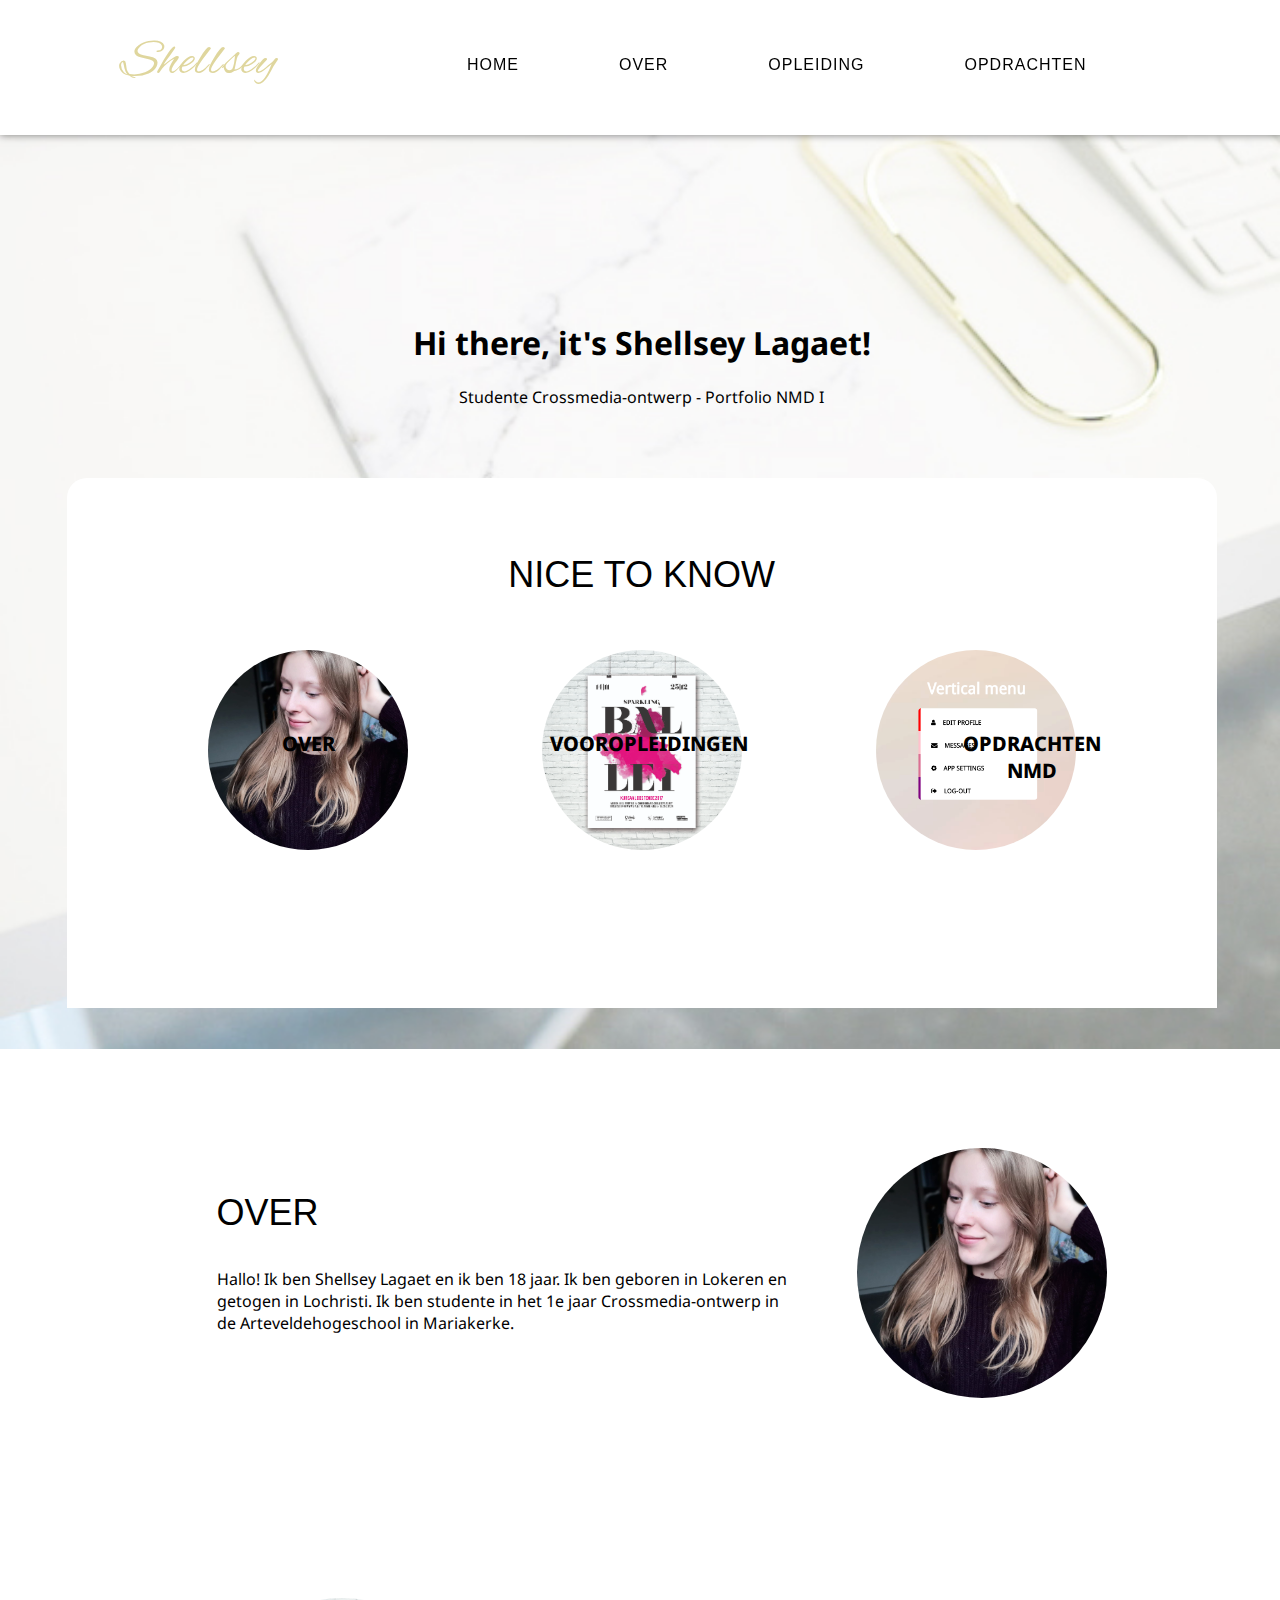
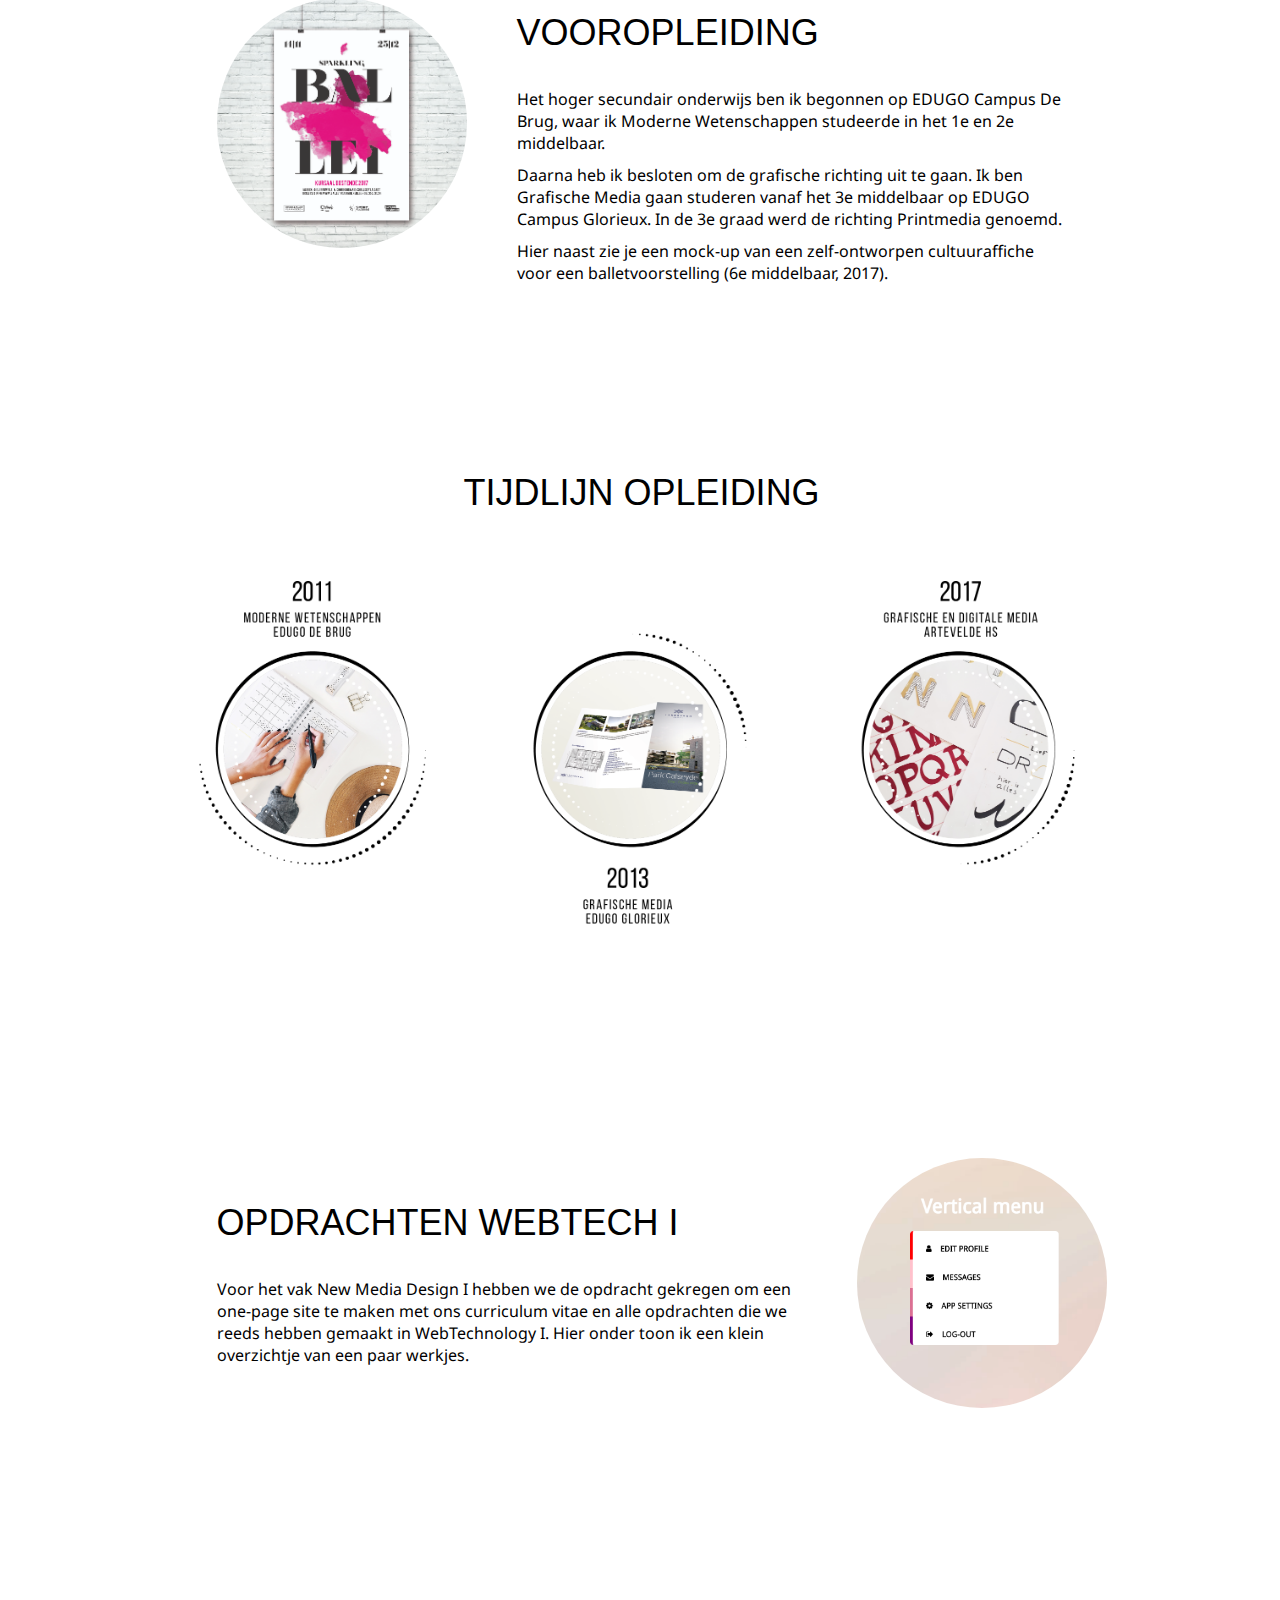
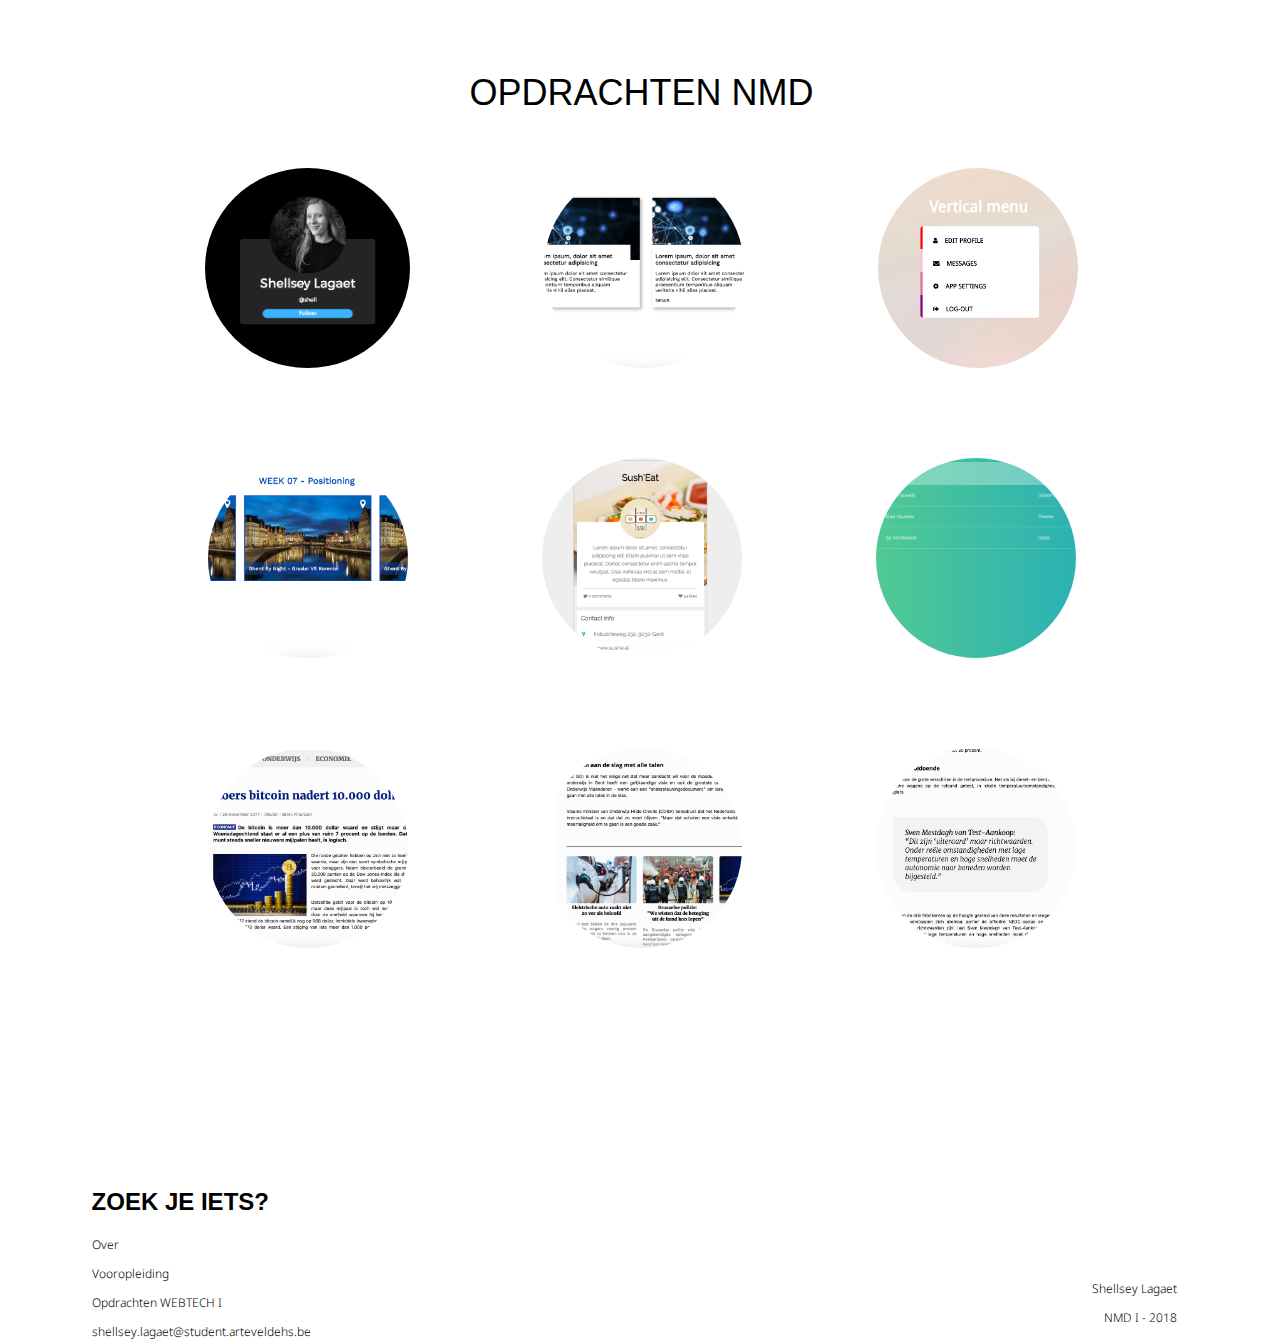
<file: index.html>
<!DOCTYPE html>
<html>

<head>
        <title>Shellsey Lagaet</title>
        <meta charset="utf-8">
        <link rel="stylesheet" href="css/style.css">
        <link href="https://fonts.googleapis.com/css?family=Droid+Sans" rel="stylesheet">
        <link href="https://fonts.googleapis.com/css?family=Alex+Brush" rel="stylesheet">
        <link rel="stylesheet" href="https://use.fontawesome.com/releases/v5.0.8/css/all.css" integrity="sha384-3AB7yXWz4OeoZcPbieVW64vVXEwADiYyAEhwilzWsLw+9FgqpyjjStpPnpBO8o8S" crossorigin="anonymous">
        <link rel="icon" href="images/LAGAET.png">
</head>

<body>
    
    <nav class="balk">
    <p class="shell">Shellsey</p>
    <p><a href="#top">HOME</a></p>
    <p><a href="#over">OVER</a></p>
    <p><a href="#opleidingen">OPLEIDING</a></p>
    <p><a href="#opdrachten">OPDRACHTEN</a></p>
    <p><a href="#info"><i class="fas fa-angle-double-down"></i></a></p>

    </nav>

    <div class="intro"></div>

    
    <div class="home">
        <h1 id="home">Hi there, it's Shellsey Lagaet!</h1>
        <p>Studente Crossmedia-ontwerp - Portfolio NMD I</p>
        <a href="#bottom"><i class="fas fa-arrow-circle-down fa-3x" id="bottom"></i></a>


    <div class="kies">
    <h1>NICE TO KNOW</h1>

    <div class="listkies">
        <ul>
                <li>OVER</li>
                <li>VOOROPLEIDINGEN</li>
                <li>OPDRACHTEN <br> NMD</li>
        </ul>
    </div>

    <a href="#over"><img src="images/shellsey.jpg" alt="Foto van Shellsey" title="Shellsey" height="200px"></a>
    <a href="#opleidingen"><img src="images/ballet_sl.jpg" alt="Foto van een zelf ontworpen poster over Ballet" title="Affiche ballet" height="200px"></a>
    <a href="#opdrachten"><img src="images/vertical_menu_sl.png" alt="Foto van een werkje uit WebTechnology" title="Webtech Vertical Menu" height="200px"></a>
</div>


    <div class="over" id="over">
        <h1>OVER</h1>
        <p><img src="images/shellsey.jpg" alt="Foto van Shellsey" title="Shellsey" height="250px" align="right">
        Hallo! Ik ben Shellsey Lagaet en ik ben 18 jaar. Ik ben geboren in Lokeren en getogen in Lochristi. Ik ben studente in het 1e jaar Crossmedia-ontwerp in de Arteveldehogeschool in Mariakerke.</p>
        </div>

    <div class="opleidingen" id="opleidingen"><h1>VOOROPLEIDING</h1>
    <p><img src="images/ballet_sl.jpg" alt="Foto van Shellsey" title="Shellsey" height="250px" align="left">
    <ul>
    <li>Het hoger secundair onderwijs ben ik begonnen op EDUGO Campus De Brug, waar ik Moderne Wetenschappen studeerde in het 1e en 2e middelbaar.</li>
    <li>Daarna heb ik besloten om de grafische richting uit te gaan. Ik ben Grafische Media gaan studeren vanaf het 3e middelbaar op EDUGO Campus Glorieux. In de 3e graad werd de richting Printmedia genoemd.</li>
    <li>Hier naast zie je een mock-up van een zelf-ontworpen cultuuraffiche voor een balletvoorstelling (6e middelbaar, 2017).</li>
    </ul>
    </div>

    <div class="tijdlijn">
        <h1>TIJDLIJN OPLEIDING</h1>
        <img src="images/tijdlijn_SL.png" alt="Tijdlijn opleidingen" title="Tijdlijn opleiding" height="400px" align="center">
    </div>


    <div class="over" id="opdrachten">
        <h1>OPDRACHTEN WEBTECH I</h1>
        <p><img src="images/vertical_menu_sl.png" alt="Foto van Shellsey" title="Shellsey" height="250px" align="right">
        Voor het vak New Media Design I hebben we de opdracht gekregen om een one-page site te maken met ons curriculum vitae en alle opdrachten die we reeds hebben gemaakt in WebTechnology I. Hier onder toon ik een klein overzichtje van een paar werkjes.</p>
        </div>

    <div class="opdrachten">
        <h1>OPDRACHTEN NMD</h1>
        <a href="./OpdrachtenNMD/TWITTER_ACC/index.html" target="_blank"><img src="images/twitter_acc.png" alt="Twitter account Shellsey" title="Account" height="200px"></a>
        <a href="./OpdrachtenNMD/blog/index.html" target="_blank"><img src="images/blog.png" alt="Blog" title="Blog" height="200px"></a>
        <a href="./OpdrachtenNMD/VERTICAL%20MENU/index.html" target="_blank"><img src="images/vertical_menu_sl.png" alt="Webtech Vertical Menu" title="Webtech Vertical Menu" height="200px"></a>
        <a href="./OpdrachtenNMD/Positioning%20-%20Test/index.html" target="_blank"><img src="images/Positionering.png" alt="Lesweek 7 positionering" title="positionering" height="200px"></a>
        <a href="./OpdrachtenNMD/Sush'eat/index.html" target="_blank"><img src="images/sush'eat.png" alt="Website Sush'eat om te kunnen reserveren om Sushi te eten." title="Sush'eat website" height="200px"></a>
        <a href="./OpdrachtenNMD/TABEL/index.html" target="_blank"><img src="images/tabel.png" alt="Tabel" title="Tabel" height="200px"></a>
        <a href="./OpdrachtenNMD/ARTIKELS/BITCOIN/index.html" target="_blank"><img src="images/economie.png" alt="Artikel Economie over bitcoin" title="Artikel Economie" height="200px"></a>
        <a href="./OpdrachtenNMD/ARTIKELS/ONDERWIJS/index.html" target="_blank"><img src="images/onderwijs.png" alt="Artikel onderwijs over anderstaligen" title="Artikel onderwijs" height="200px"></a>
        <a href="./OpdrachtenNMD/ARTIKELS/GETEST/index.html" target="_blank"><img src="images/test.png" alt="Artikel test over elektrische wagens" title="Artikel test" height="200px"></a>
    
        </div>

    <div class="footer" id="info">
        <h2>ZOEK JE IETS?</h2>
        <p><a href="#over">Over</a></p>
        <p><a href="#opleidingen">Vooropleiding</a></p>
        <p><a href="#opdrachten">Opdrachten WEBTECH I</a></p>
        <p><a href="mailto:shellsey.lagaet@student.arteveldehs.be">shellsey.lagaet@student.arteveldehs.be</a></p>
            
        <div class="footer_info">
            <p>Shellsey Lagaet</p>
            <p>NMD I - 2018</p>
            </div>
            </div>


</body>

</html>
</file>
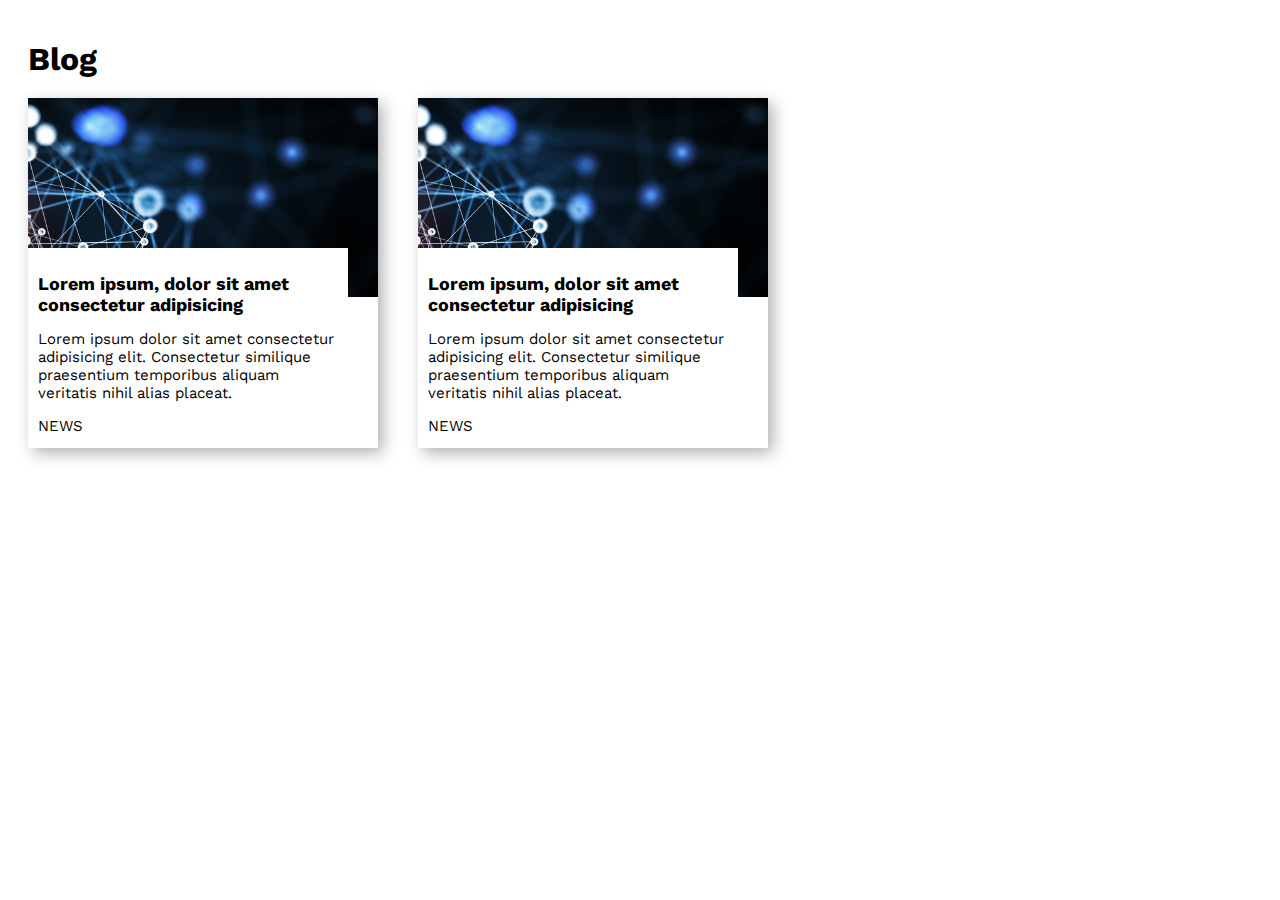
<file: OpdrachtenNMD/blog/index.html>
<!DOCTYPE html>
<html>

<head>
    <title>Blog Shellsey</title>
    <meta charset="utf-8">
    <link rel="stylesheet" href="css/style.css">
    <link href="https://fonts.googleapis.com/css?family=Work+Sans" rel="stylesheet">

</head>

<body>
    <h1>Blog</h1>

    <div class="flex">
         <div class="kader">
            <img src="images/web.jpg" alt="Web image" width="350">
             <div class="tekst">
            <h2>Lorem ipsum, dolor sit amet consectetur adipisicing</h2>
             <p>Lorem ipsum dolor sit amet consectetur adipisicing elit. Consectetur similique praesentium temporibus aliquam veritatis nihil alias placeat.</p>
             <p>NEWS</p>
             </div>
         </div>

        <div class="kader">
          <img src="images/web.jpg" alt="Web image" width="350">
              <div class="tekst">
          <h2>Lorem ipsum, dolor sit amet consectetur adipisicing</h2>
          <p>Lorem ipsum dolor sit amet consectetur adipisicing elit. Consectetur similique praesentium temporibus aliquam veritatis nihil alias placeat.</p>
          <p>NEWS</p>
             </div>
        </div>
     </div>

    </body>

</html>
</file>
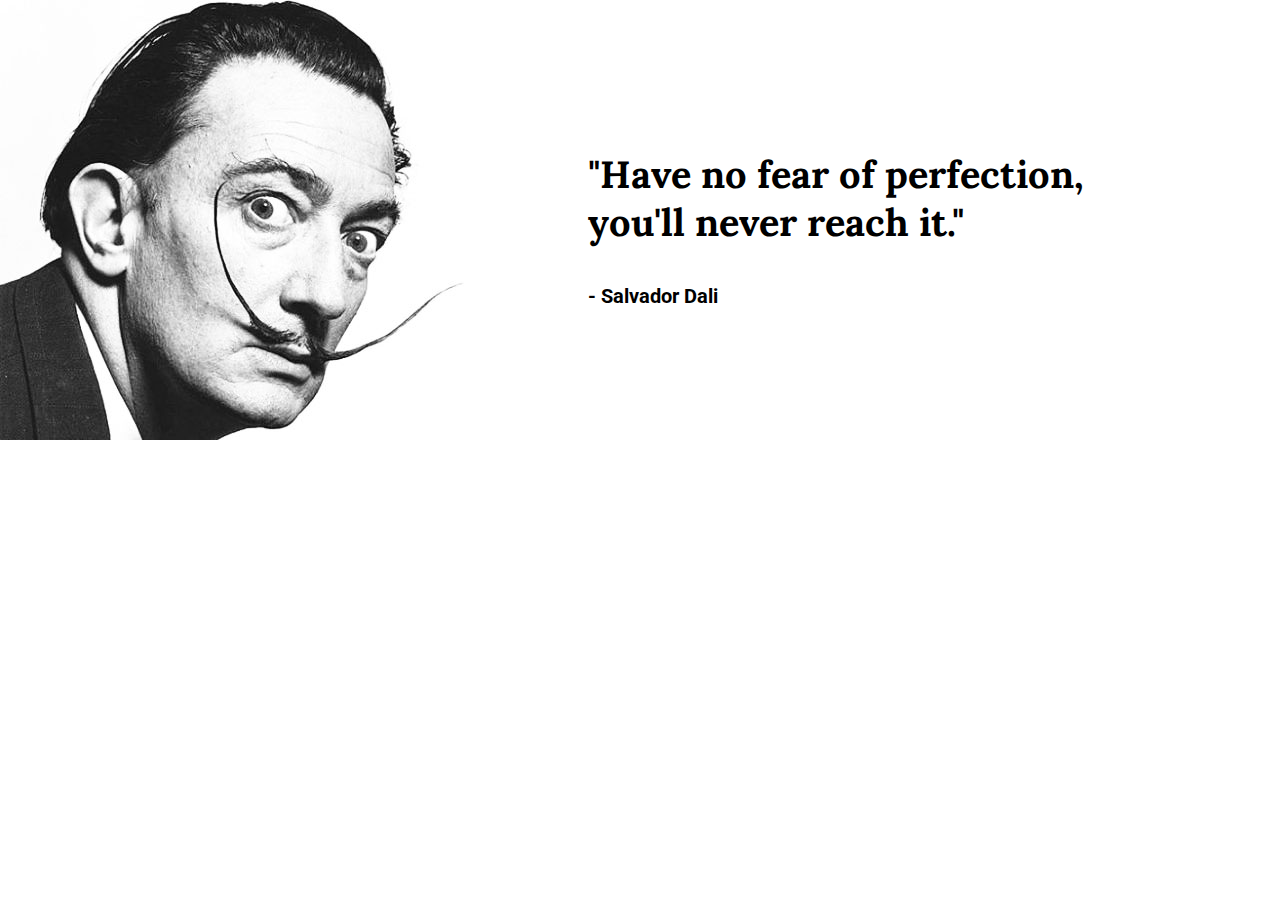
<file: OpdrachtenNMD/DALI/index.html>
<!DOCTYPE html> 
<html>

<head>
    <title>SALVADOR DALI</title>
    <meta charset="utf-8">
    <link rel="stylesheet" href="css/style.css">
    <link href="https://fonts.googleapis.com/css?family=Lora" rel="stylesheet">
    <link href="https://fonts.googleapis.com/css?family=Roboto:300" rel="stylesheet">
</head>

<body>

<div class="photo-item">
    <blockquote> 
    <p><strong>"Have no fear of perfection, <br> you'll never reach it."</strong></p>
    <h1> - Salvador Dali </h1>
    </blockquote>
</div>



</body>

</html>
</file>
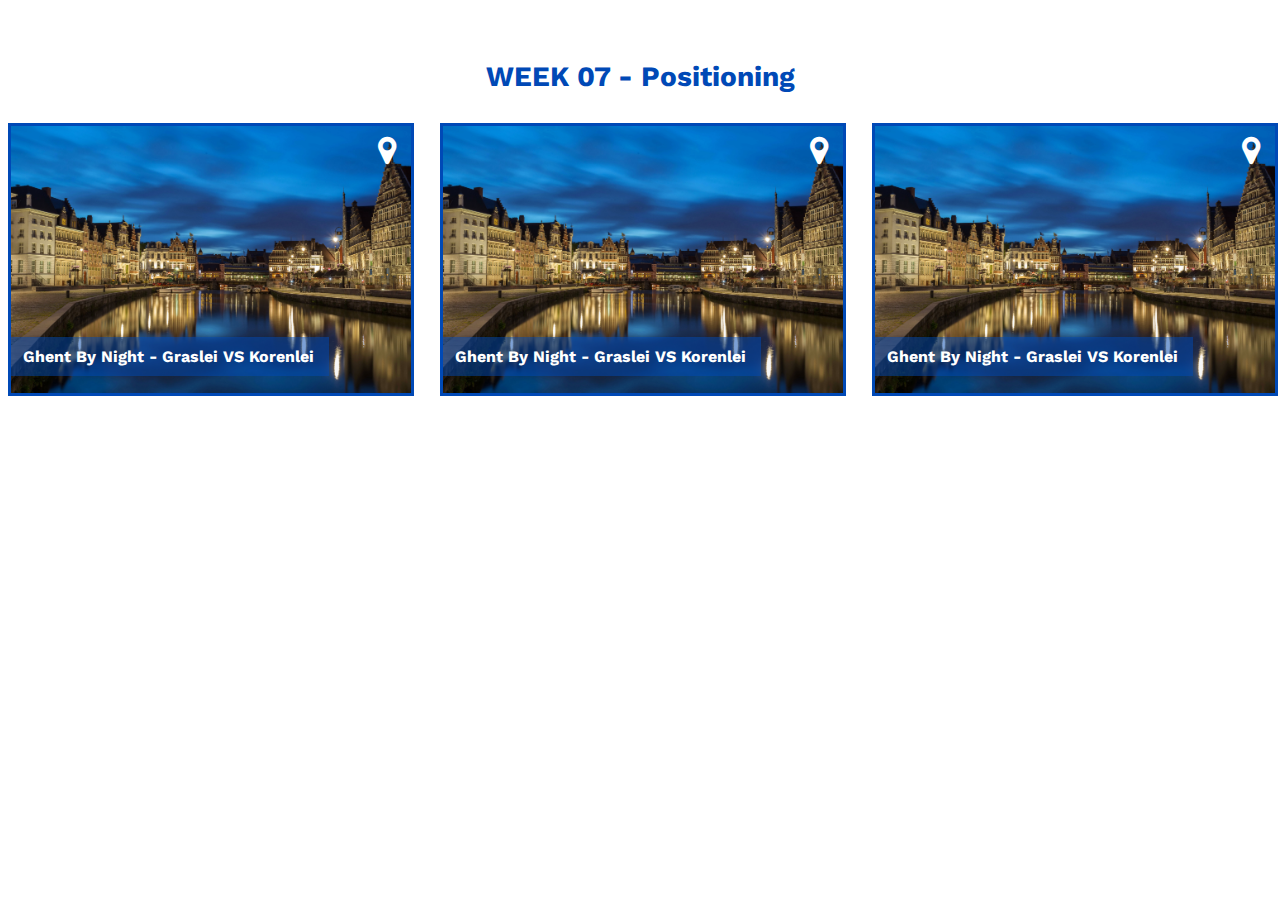
<file: OpdrachtenNMD/Positioning - Test/index.html>
<!DOCTYPE html>
<html>

<head>
    <title>Positioning - Test</title>
    <link rel="stylesheet" href="css/style.css">
    <meta charset="utf-8>">
    <link rel="stylesheet" href="https://maxcdn.bootstrapcdn.com/font-awesome/4.7.0/css/font-awesome.min.css">
    <link href="https://fonts.googleapis.com/css?family=Work+Sans" rel="stylesheet">
</head>

<style>
    a:hover{
        color: rgb(0, 73, 182);
    }
</style>


<body>
    <h1>WEEK 07 - Positioning</h1>
    
    <div class="flex">
    <div class="positioning">
      <img src="images/gent.jpg" alt="Gent" width="400px">
      <h2 class="tekst"> Ghent By Night - Graslei VS Korenlei</h2>
      <a href="#" class="travel"><i class="fa fa-map-marker fa-2x" aria-hidden="true"></i></a>
    </div>

    <div class="positioning">
        <img src="images/gent.jpg" alt="Gent" width="400px">
        <h2 class="tekst"> Ghent By Night - Graslei VS Korenlei</h2>
        <a href="#" class="travel"><i class="fa fa-map-marker fa-2x" aria-hidden="true"></i></a>
      </div>

      <div class="positioning">
        <img src="images/gent.jpg" alt="Gent" width="400px">
        <h2 class="tekst"> Ghent By Night - Graslei VS Korenlei</h2>
        <a href="#" class="travel"><i class="fa fa-map-marker fa-2x" aria-hidden="true"></i></a>
      </div>
    </div>


</body>

</html>
</file>
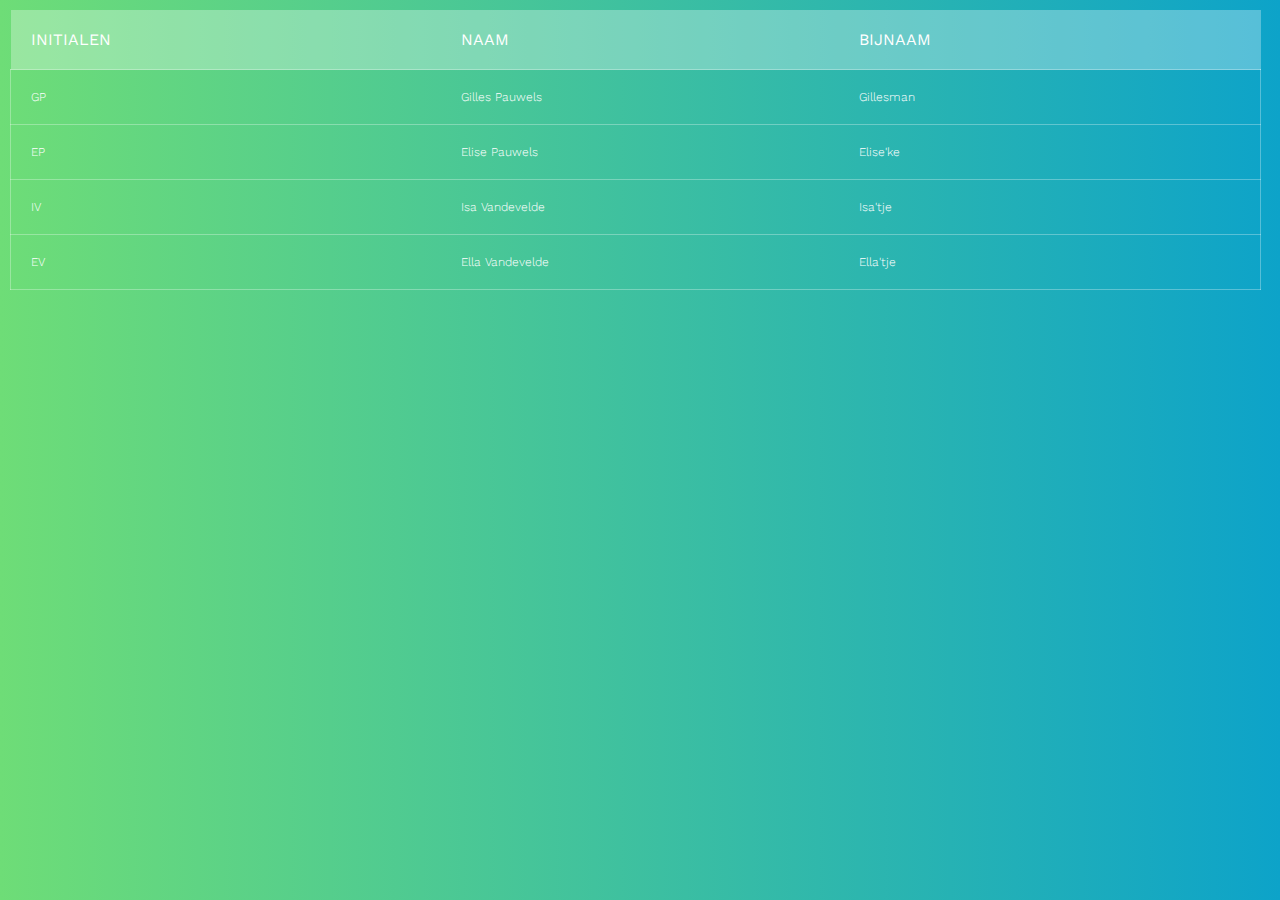
<file: OpdrachtenNMD/TABEL/index.html>
<!DOCTYPE html>

<head>
    <title>TABEL</title>
    <meta charset="utf-8">
    <link rel="stylesheet" href="css/style.css">
    <link href="https://fonts.googleapis.com/css?family=Work+Sans:200,400" rel="stylesheet">
</head>

<body>
    <table>
       <thead>
        <tr>
            <th scope="col">INITIALEN</th>
            <th scope="col">NAAM</th>
            <th scope="col">BIJNAAM</th>
        </tr>
        </thead>
    
        <tbody>
        <tr class="border">
            <td>GP</td>
            <td>Gilles Pauwels</td>
            <td>Gillesman</td>
        </tr>
        
        
        <tr class="border">
            <td>EP</td>
            <td>Elise Pauwels</td>
            <td>Elise'ke</td>
        </tr>

          
        <tr class="border">
            <td>IV</td>
            <td>Isa Vandevelde</td>
            <td>Isa'tje</td>
        </tr>

        <tr class="border">
            <td>EV</td>
            <td>Ella Vandevelde</td>
            <td>Ella'tje</td>
        </tr>

         </tbody>

    </table>

</body>

</html>
</file>
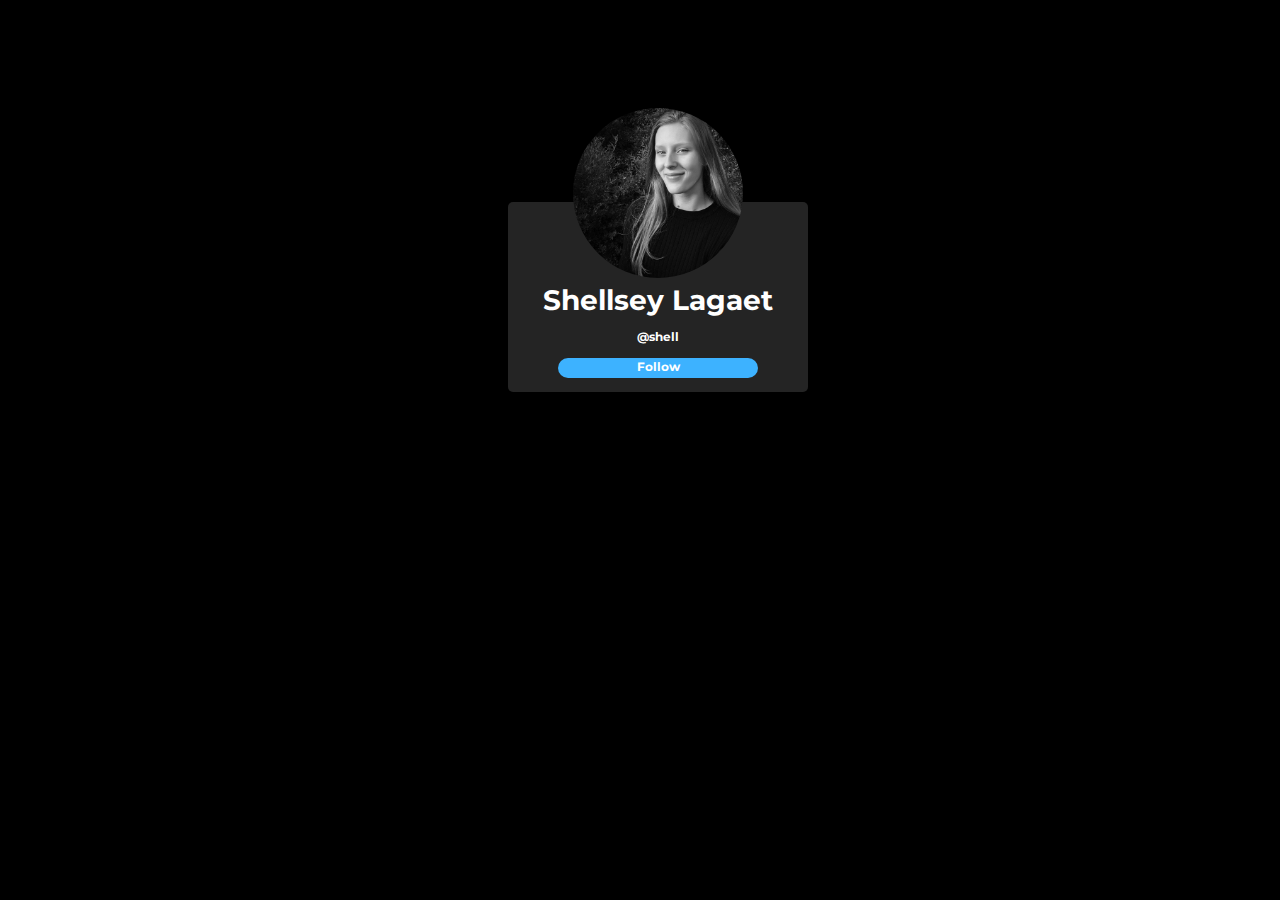
<file: OpdrachtenNMD/TWITTER_ACC/index.html>
<!DOCTYPE html>

<head>
    <title>ACCOUNT SHELLSEY</title>
    <meta charset="utf-8">
    <link rel="stylesheet" href="css/style.css">
    <link href="https://fonts.googleapis.com/css?family=Montserrat" rel="stylesheet">

<style>
a:hover{
    color:gray;
}
a:active{
    color:rgb(0, 39, 71);
}
</style>

</head>

<body>
    <img src="images/SHELL.jpg" alt="Foto van Shellsey" title="Shellsey" height="170px">
<div class="kader">
    <h1> Shellsey Lagaet</h1>
    <h2>@shell</h2>
    <div class="follow">
    <a><h3>Follow</h3></a>
    </div>
</div>

</body>
</file>
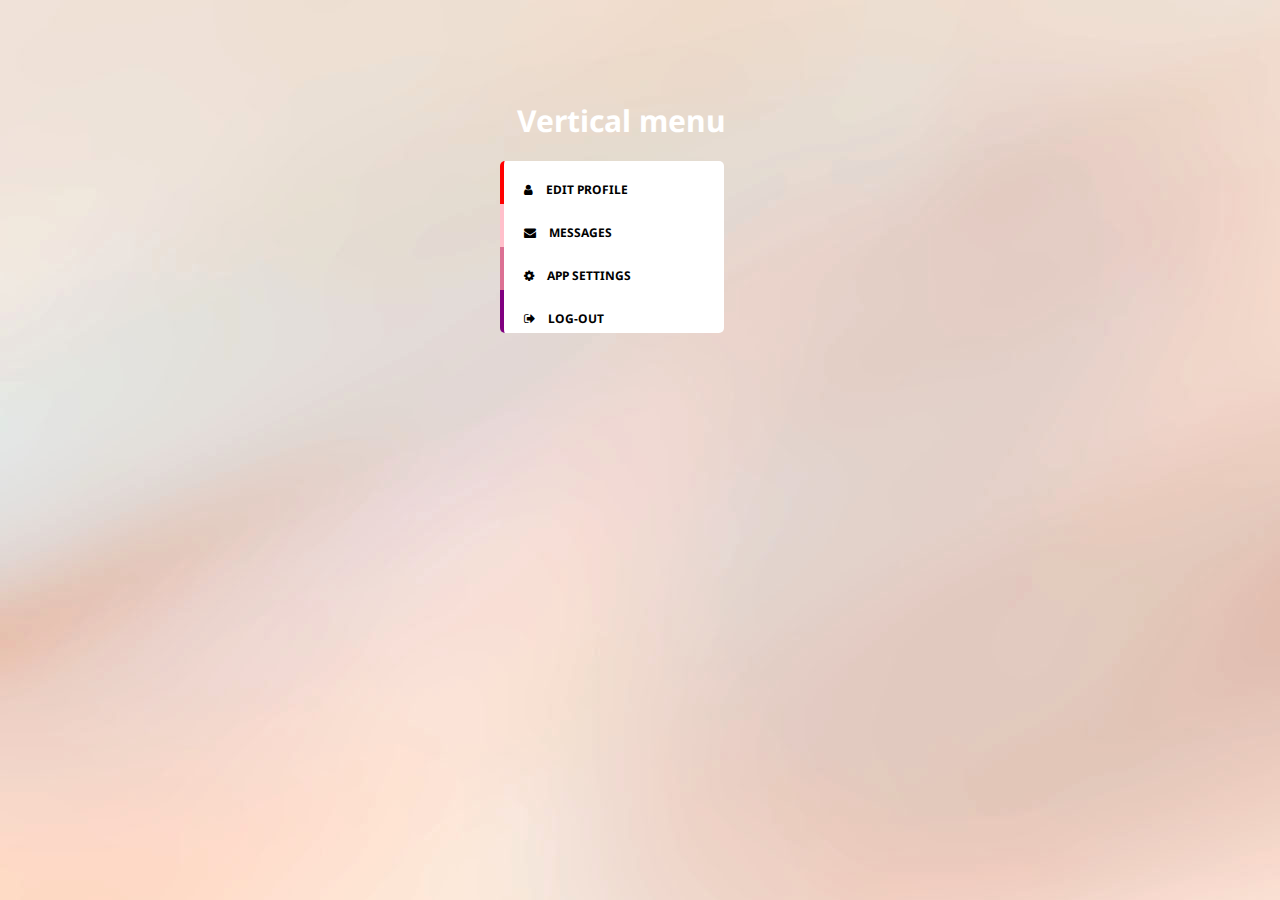
<file: OpdrachtenNMD/VERTICAL MENU/index.html>
<!DOCTYPE html>
<html>

<head>
    <title>Vertical menu</title>

    <meta charset="utf-8">

    <link rel="stylesheet" href="css/style.css">
    <link href="https://fonts.googleapis.com/css?family=Droid+Sans" rel="stylesheet">
    <link rel="stylesheet" href="https://maxcdn.bootstrapcdn.com/font-awesome/4.7.0/css/font-awesome.min.css">

<style>
a:hover{
    color: gray;
}

a:visited{
    color:brown;
}

a:active{
    color:green;
}

a:link{
    color:blue;
}

</style>

</head>

<body>
     <h1></i>Vertical menu</h1>

<div class="block-item-top">
    <a><h2><i class="fa fa-user" aria-hidden="true"></i> EDIT PROFILE</h2></a>
</div>
<div class="block-item1">
    <a><h2><i class="fa fa-envelope" aria-hidden="true"></i> MESSAGES</h2></a>
</div>
<div class="block-item2">
    <a><h2><i class="fa fa-cog" aria-hidden="true"></i> APP SETTINGS</h2></a>
</div>
<div class="block-item-bottom">
    <a><h2><i class="fa fa-sign-out" aria-hidden="true"></i> LOG-OUT</h2></a>
</div>


</body>

</html>
</file>
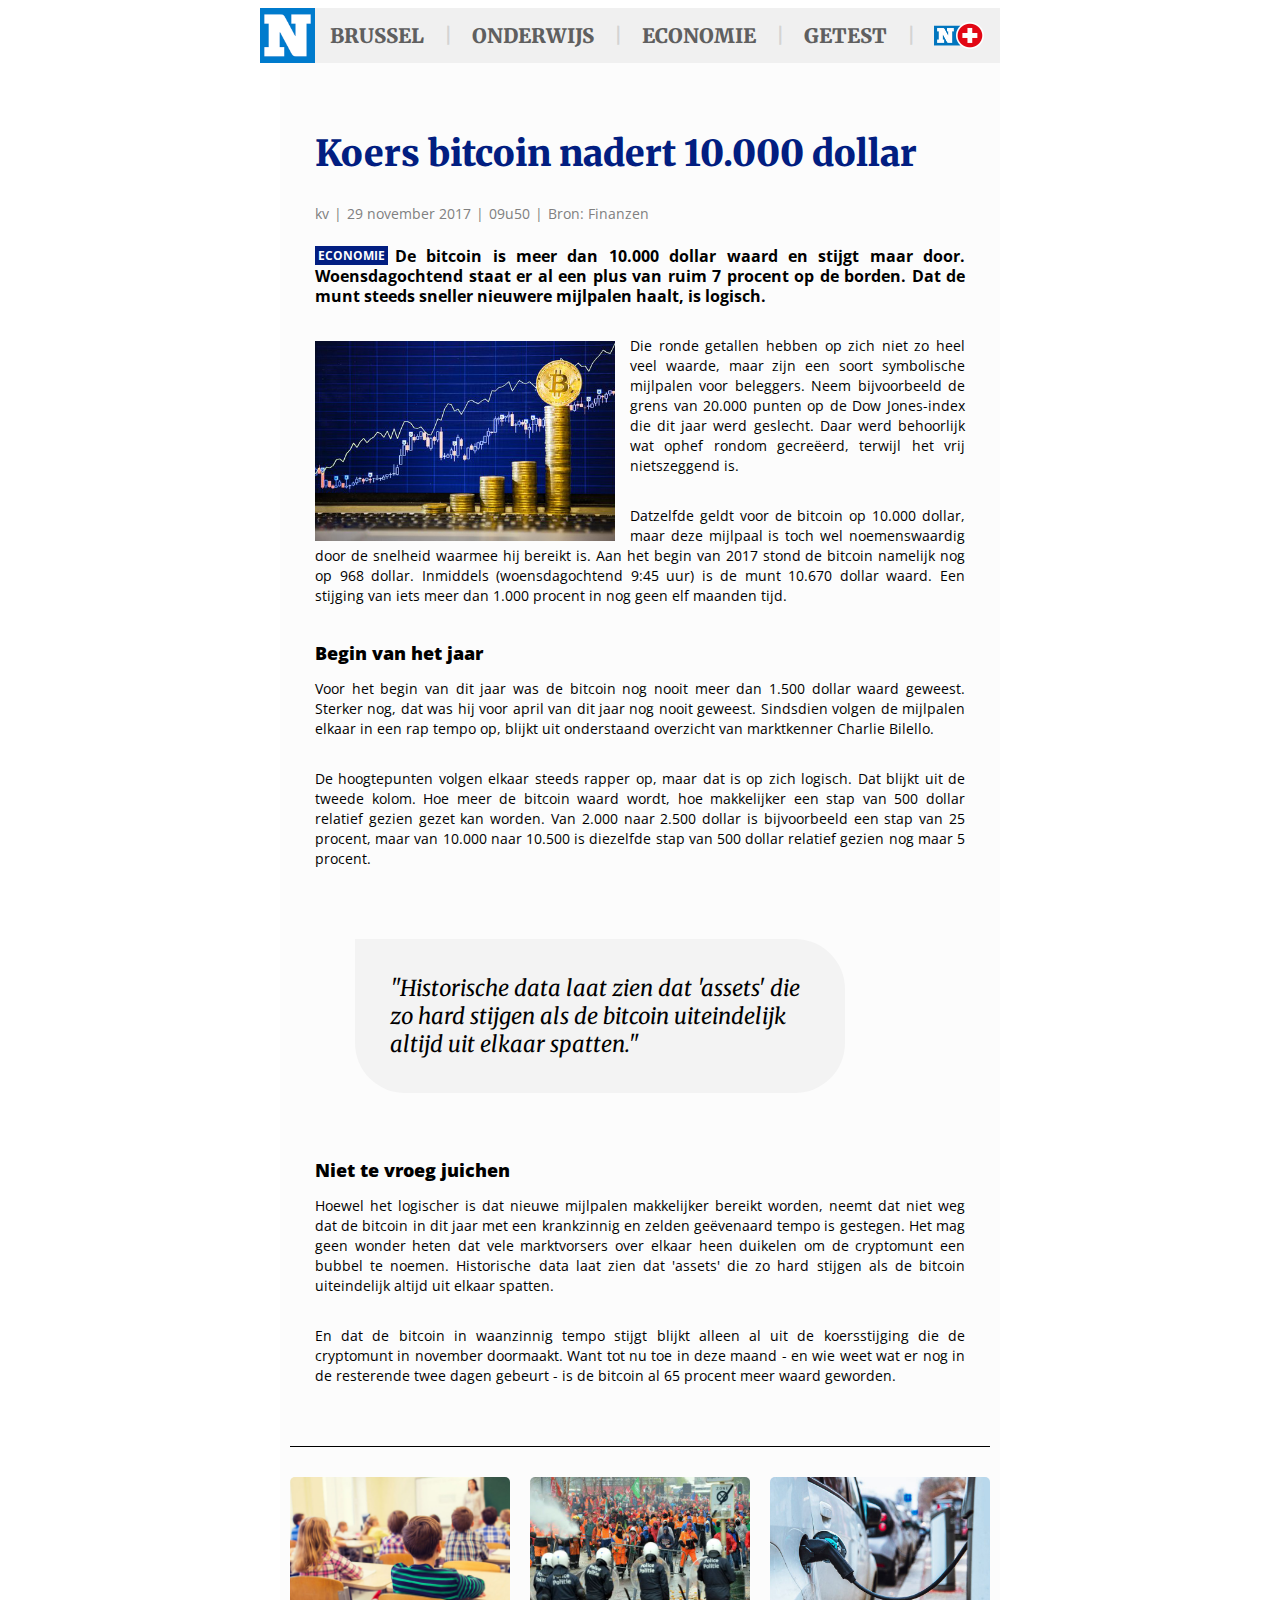
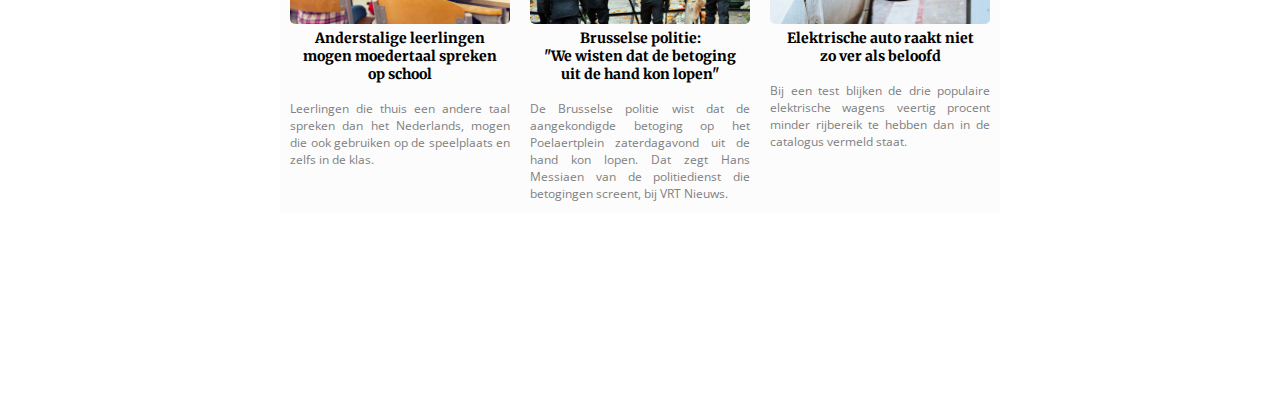
<file: OpdrachtenNMD/ARTIKELS/BITCOIN/index.html>
<!DOCTYPE html>
<html>

<head>
    <title>Koers bitcoin nadert 10.000 dollar</title>
    <meta charset="utf-8">
    <link rel="stylesheet" href="css/style.css">
    <link href="https://fonts.googleapis.com/css?family=Open+Sans:700" rel="stylesheet">
    <link href="https://fonts.googleapis.com/css?family=Merriweather:300i,900" rel="stylesheet">
    <link rel="icon" href="images/N.png">
</head>

<style>
    a:hover{
    color:gray;
    opacity: 0.8;
    }

    a:active{
    color: rgb(58, 58, 58);
    }

    a:hover li{
    color:rgb(148, 148, 148);
    }

    a:active li{
    color: rgb(25, 117, 192);
    }
</style>


<body>

<a href="http://www.nieuwsblad.be">
<img class="absolute" src="images/N.png" alt="Nieuwsblad" width="10px">
</a>

<div class="balk">
    <a href="../BRUSSEL/index.html"><li>BRUSSEL</li></a>
    <li class="streepje">|</li>
    <a href="../ONDERWIJS/index.html"><li>ONDERWIJS</li></a>
    <li class="streepje">|</li>
    <a href="../BITCOIN/index.html"><li>ECONOMIE</li></a>
    <li class="streepje">|</li>
    <a href="../GETEST/index.html"><li>GETEST</li></a>
    <li class="streepje">|</li>
    
</div>

<a href="http://www.nieuwsblad.be/plus">
<img class="plus" src="images/N+.png" alt="Nieuwsblad plus" width="50px">
</a>

<div class="artikel">
    <div class="blok">
        <h1>Koers bitcoin nadert 10.000 dollar</h1>
    
        <div class="hoofd">
        <p>kv</p>
        <p>|</p>
        <p>29 november 2017</p>
        <p>|</p>
        <p>09u50</p>
        <p>|</p>
        <p>Bron: Finanzen</p>
        </div>
    

    <h4 class="thema">ECONOMIE</h4>

        <p class="inleiding">De bitcoin is meer dan 10.000 dollar waard en stijgt maar door. Woensdagochtend staat er al een plus van ruim 7 procent op de borden. Dat de munt steeds sneller nieuwere mijlpalen haalt, is logisch.</p>
        <img class="float-left" src="images/bitcoin.jpg" alt="birds" width="300px">
        <p>Die ronde getallen hebben op zich niet zo heel veel waarde, maar zijn een soort symbolische mijlpalen voor beleggers. Neem bijvoorbeeld de grens van 20.000 punten op de Dow Jones-index die dit jaar werd geslecht. Daar werd behoorlijk wat ophef rondom gecreëerd, terwijl het vrij nietszeggend is.</p>
        <p>Datzelfde geldt voor de bitcoin op 10.000 dollar, maar deze mijlpaal is toch wel noemenswaardig door de snelheid waarmee hij bereikt is. Aan het begin van 2017 stond de bitcoin namelijk nog op 968 dollar. Inmiddels (woensdagochtend 9:45 uur) is de munt 10.670 dollar waard. Een stijging van iets meer dan 1.000 procent in nog geen elf maanden tijd. </p>
        
        <h2>Begin van het jaar</h2>
        <p>Voor het begin van dit jaar was de bitcoin nog nooit meer dan 1.500 dollar waard geweest. Sterker nog, dat was hij voor april van dit jaar nog nooit geweest. Sindsdien volgen de mijlpalen elkaar in een rap tempo op, blijkt uit onderstaand overzicht van marktkenner Charlie Bilello.</p>
        <p>De hoogtepunten volgen elkaar steeds rapper op, maar dat is op zich logisch. Dat blijkt uit de tweede kolom. Hoe meer de bitcoin waard wordt, hoe makkelijker een stap van 500 dollar relatief gezien gezet kan worden. Van 2.000 naar 2.500 dollar is bijvoorbeeld een stap van 25 procent, maar van 10.000 naar 10.500 is diezelfde stap van 500 dollar relatief gezien nog maar 5 procent.</p>

            <blockquote class="quote"><em>"Historische data laat zien dat 'assets' die zo hard stijgen als de bitcoin uiteindelijk altijd uit elkaar spatten."</em></blockquote>
        

        <h2>Niet te vroeg juichen</h2>
        <p>Hoewel het logischer is dat nieuwe mijlpalen makkelijker bereikt worden, neemt dat niet weg dat de bitcoin in dit jaar met een krankzinnig en zelden geëvenaard tempo is gestegen. Het mag geen wonder heten dat vele marktvorsers over elkaar heen duikelen om de cryptomunt een bubbel te noemen. Historische data laat zien dat 'assets' die zo hard stijgen als de bitcoin uiteindelijk altijd uit elkaar spatten.</p>

        <p>En dat de bitcoin in waanzinnig tempo stijgt blijkt alleen al uit de koersstijging die de cryptomunt in november doormaakt. Want tot nu toe in deze maand - en wie weet wat er nog in de resterende twee dagen gebeurt - is de bitcoin al 65 procent meer waard geworden.</p>

    </div>


<div class="blok2">

        <a href="../ONDERWIJS/index.html">
        <div class="blok-klein">
        <img class="foto-flex" src="images/class.jpg" alt="classroom" width="100%">
        <h3>Anderstalige leerlingen mogen moedertaal spreken op school</h3>
        <p>Leerlingen die thuis een andere taal spreken dan het Nederlands, mogen die ook gebruiken op de speelplaats en zelfs in de klas.</p>
        </div>
        </a>

        <a href="../BRUSSEL/index.html">
        <div class="blok-klein">
        <img class="foto-flex" src="images/betoging.jpg" alt="elektrische auto" width="100%">
        <h3>Brusselse politie: <br> "We wisten dat de betoging uit de hand kon lopen"</h3>
        <p>De Brusselse politie wist dat de aangekondigde betoging op het Poelaertplein zaterdagavond uit de hand kon lopen. Dat zegt Hans Messiaen van de politiedienst die betogingen screent, bij VRT Nieuws.</p>
        </div>
        </a>


        <a href="../GETEST/index.html">
        <div class="blok-klein">
        <img class="foto-flex" src="images/elekcar.jpg" alt="elektrische auto" width="100%">
        <h3>Elektrische auto raakt niet zo ver als beloofd</h3>
        <p>Bij een test blijken de drie populaire elektrische wagens veertig procent minder rijbereik te hebben dan in de catalogus vermeld staat.</p>
        </div>
        </a>

    </div>
</div>

</body>



</html>
</file>
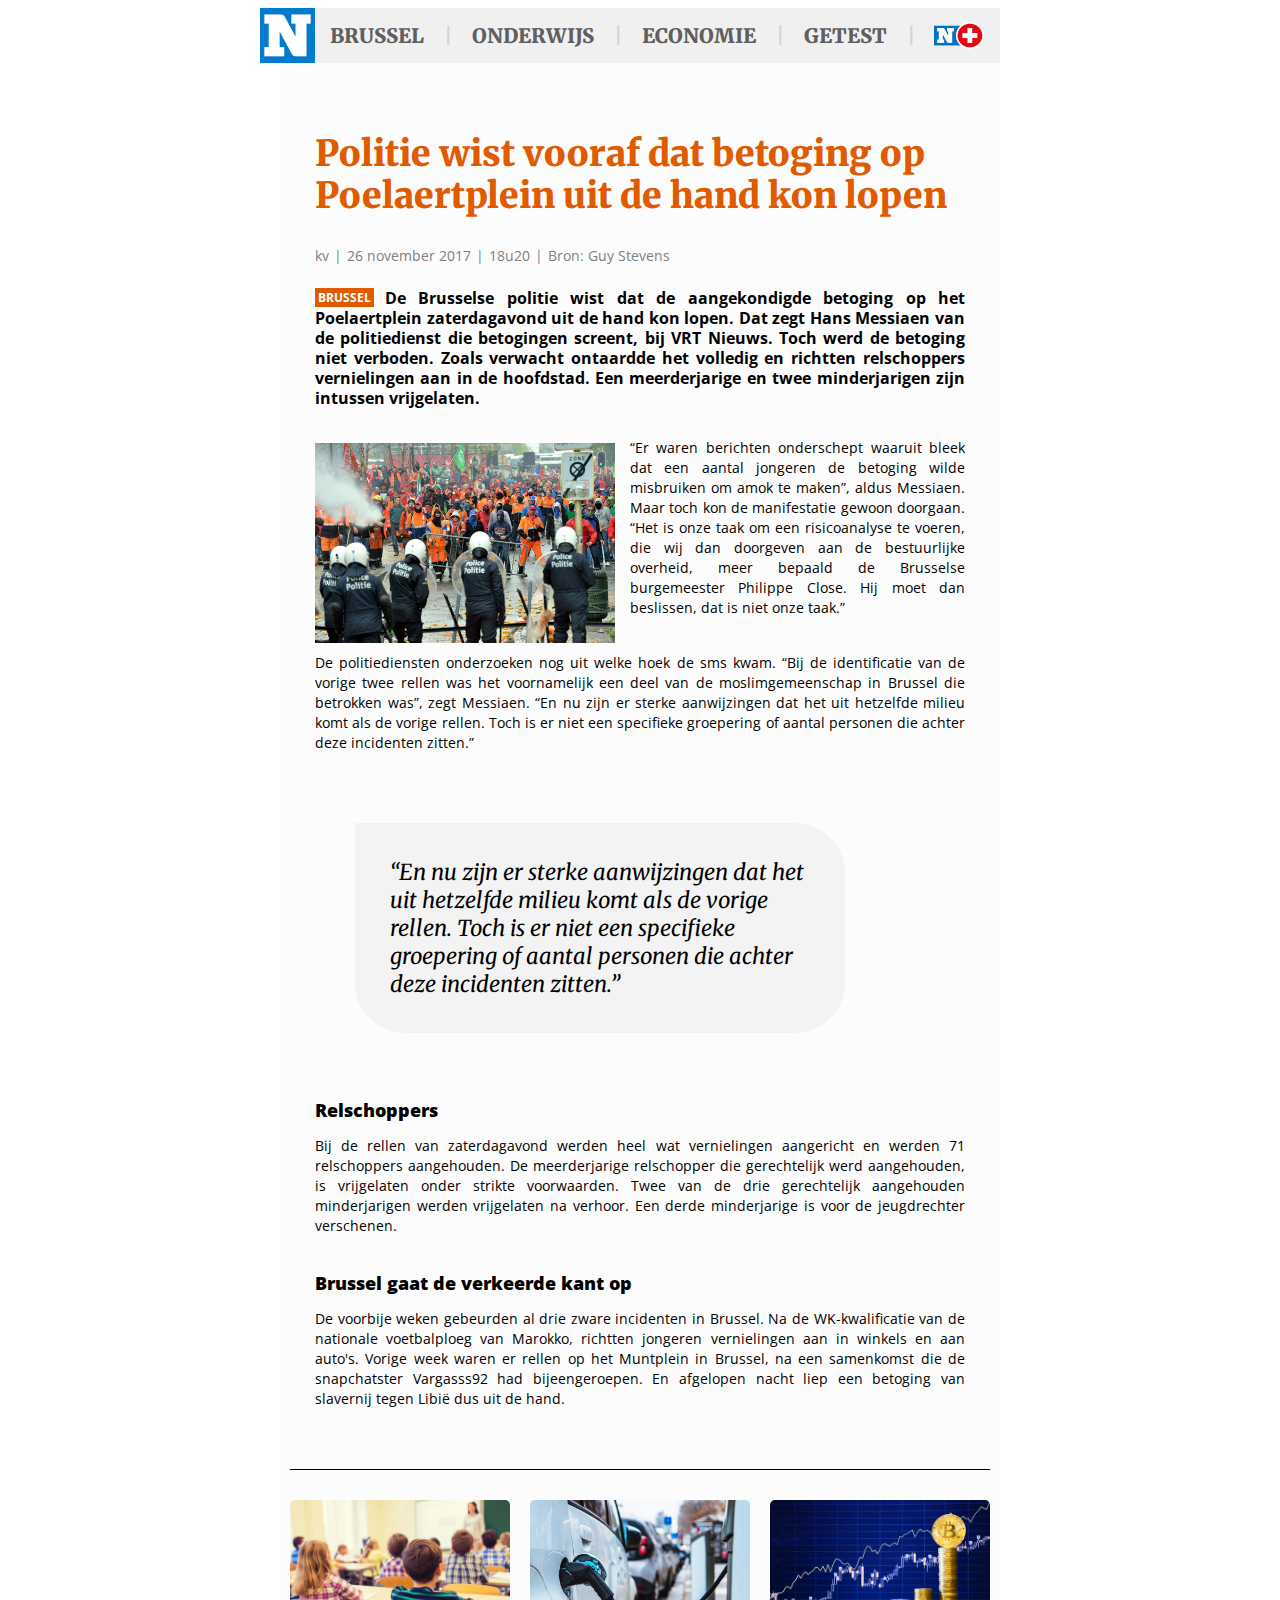
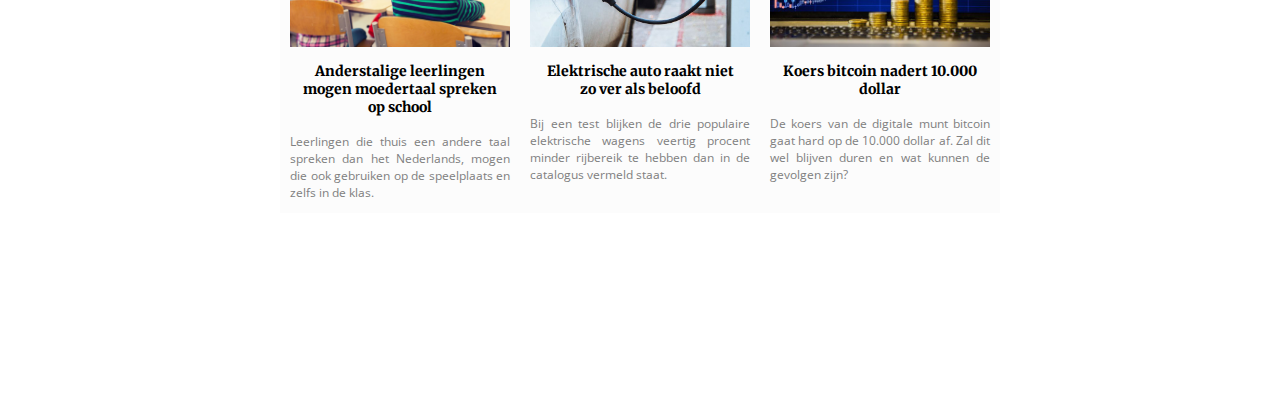
<file: OpdrachtenNMD/ARTIKELS/BRUSSEL/index.html>
<!DOCTYPE html>
<html>

<head>
    <title>Politie wist vooraf dat betoging op Poelaertplein uit de hand kon lopen</title>
    <meta charset="utf-8">
    <link rel="stylesheet" href="css/style.css">
    <link href="https://fonts.googleapis.com/css?family=Open+Sans:700" rel="stylesheet">
    <link href="https://fonts.googleapis.com/css?family=Merriweather:300i,900" rel="stylesheet">
    <link rel="icon" href="images/N.png">
</head>

<style>
    a:hover{
    color:gray;
    opacity: 0.8;
    }

    a:active{
    color: rgb(58, 58, 58);
    }

    a:hover li{
    color:rgb(148, 148, 148);
    }

    a:active li{
    color: rgb(25, 117, 192);
    }
</style>


<body>

<a href="http://www.nieuwsblad.be">
<img class="absolute" src="images/N.png" alt="Nieuwsblad" width="10px">
</a>
        
        <div class="balk">
            <a href="../BRUSSEL/index.html"><li>BRUSSEL</li></a>
            <li class="streepje">|</li>
            <a href="../ONDERWIJS/index.html"><li>ONDERWIJS</li></a>
            <li class="streepje">|</li>
            <a href="../BITCOIN/index.html"><li>ECONOMIE</li></a>
            <li class="streepje">|</li>
            <a href="../GETEST/index.html"><li>GETEST</li></a>
            <li class="streepje">|</li>
        </div>

<a href="http://www.nieuwsblad.be/plus">
<img class="plus" src="images/N+.png" alt="Nieuwsblad plus" width="50px">
</a>

<div class="artikel">
<div class="blok">
    <h1>Politie wist vooraf dat betoging op Poelaertplein uit de hand kon lopen</h1>
   
    <div class="hoofd">
    <p>kv</p>
    <p>|</p>
    <p>26 november 2017</p>
    <p>|</p>
    <p>18u20</p>
    <p>|</p>
    <p>Bron: Guy Stevens</p>
    </div>
    

    <h4 class="thema">BRUSSEL</h4>

    <p class="inleiding">De Brusselse politie wist dat de aangekondigde betoging op het Poelaertplein zaterdagavond uit de hand kon lopen. Dat zegt Hans Messiaen van de politiedienst die betogingen screent, bij VRT Nieuws. Toch werd de betoging niet verboden. Zoals verwacht ontaardde het volledig en richtten relschoppers vernielingen aan in de hoofdstad. Een meerderjarige en twee minderjarigen zijn intussen vrijgelaten.</p>
    <img class="float-left" src="images/betoging.jpg" alt="birds" width="300px">
    <p>“Er waren berichten onderschept waaruit bleek dat een aantal jongeren de betoging wilde misbruiken om amok te maken”, aldus Messiaen. Maar toch kon de manifestatie gewoon doorgaan. “Het is onze taak om een risicoanalyse te voeren, die wij dan doorgeven aan de bestuurlijke overheid, meer bepaald de Brusselse burgemeester Philippe Close. Hij moet dan beslissen, dat is niet onze taak.”</p>
    <p class="clear">De politiediensten onderzoeken nog uit welke hoek de sms kwam. “Bij de identificatie van de vorige twee rellen was het voornamelijk een deel van de moslimgemeenschap in Brussel die betrokken was”, zegt Messiaen. “En nu zijn er sterke aanwijzingen dat het uit hetzelfde milieu komt als de vorige rellen. Toch is er niet een specifieke groepering of aantal personen die achter deze incidenten zitten.”</p>
    
        <blockquote class="quote"><em>“En nu zijn er sterke aanwijzingen dat het uit hetzelfde milieu komt als de vorige rellen. Toch is er niet een specifieke groepering of aantal personen die achter deze incidenten zitten.”</em></blockquote>

    <h2>Relschoppers</h2>
    <p>Bij de rellen van zaterdagavond werden heel wat vernielingen aangericht en werden 71 relschoppers aangehouden. De meerderjarige relschopper die gerechtelijk werd aangehouden, is vrijgelaten onder strikte voorwaarden. Twee van de drie gerechtelijk aangehouden minderjarigen werden vrijgelaten na verhoor. Een derde minderjarige is voor de jeugdrechter verschenen.</p>
    
    <h2>Brussel gaat de verkeerde kant op</h2>
    <p>De voorbije weken gebeurden al drie zware incidenten in Brussel. Na de WK-kwalificatie van de nationale voetbalploeg van Marokko, richtten jongeren vernielingen aan in winkels en aan auto's. Vorige week waren er rellen op het Muntplein in Brussel, na een samenkomst die de snapchatster Vargasss92 had bijeengeroepen. En afgelopen nacht liep een betoging van slavernij tegen Libië dus uit de hand. </p>

</div>


<div class="blok2">

        <a href="..//ONDERWIJS/index.html">
        <div class="blok-klein">
        <img class="foto-flex" src="images/class.jpg" alt="classroom" width="100%">
        <h3>Anderstalige leerlingen mogen moedertaal spreken op school</h3>
        <p>Leerlingen die thuis een andere taal spreken dan het Nederlands, mogen die ook gebruiken op de speelplaats en zelfs in de klas.</p>
        </div>
        </a>

        <a href="../GETEST/index.html">
            <div class="blok-klein">
            <img class="foto-flex" src="images/elekcar.jpg" alt="elektrische auto" width="100%">
            <h3>Elektrische auto raakt niet zo ver als beloofd</h3>
            <p>Bij een test blijken de drie populaire elektrische wagens veertig procent minder rijbereik te hebben dan in de catalogus vermeld staat.</p>
            </div>
            </a>


        <a href="../BITCOIN/index.html">
        <div class="blok-klein">
        <img class="foto-flex" src="images/bitcoin.jpg" alt="bitcoin" width="100%">
        <h3>Koers bitcoin nadert 10.000 dollar</h3>
        <p>De koers van de digitale munt bitcoin gaat hard op de 10.000 dollar af. Zal dit wel blijven duren en wat kunnen de gevolgen zijn?</p>
        </div>
        </a>

    </div>
</div>

</body>



</html>
</file>
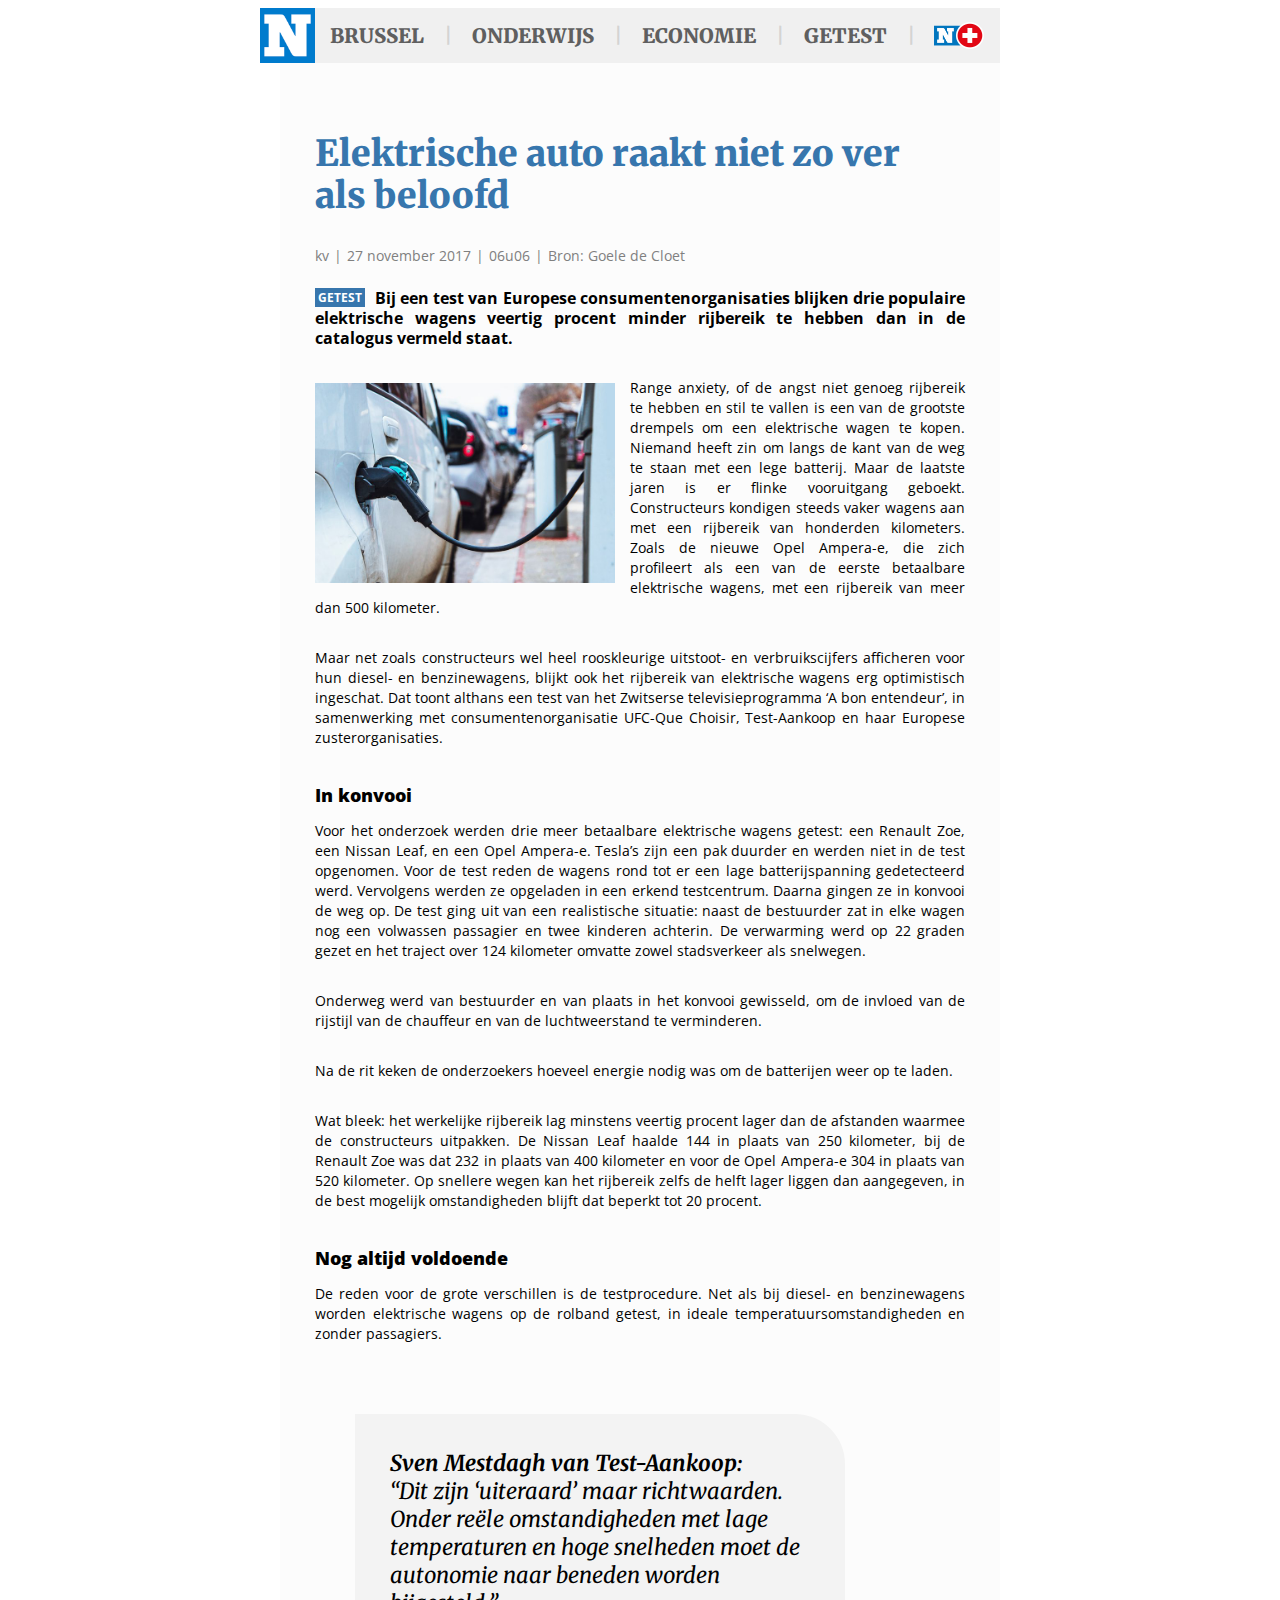
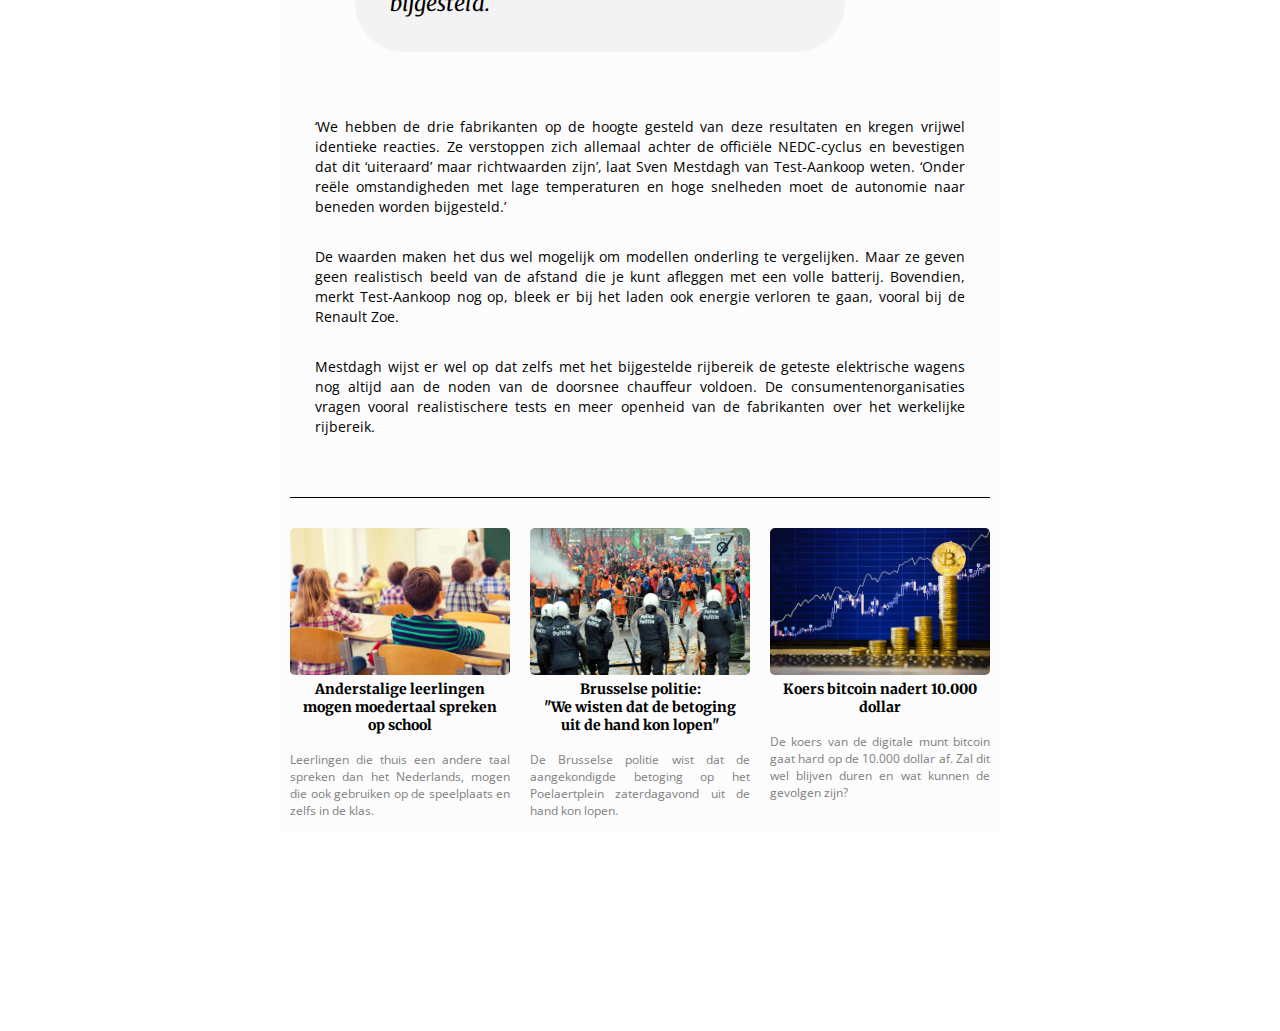
<file: OpdrachtenNMD/ARTIKELS/GETEST/index.html>
<!DOCTYPE html>
<html>

<head>
    <title>Elektrische auto raakt niet zo ver als beloofd</title>
    <meta charset="utf-8">
    <link rel="stylesheet" href="css/style.css">
    <link href="https://fonts.googleapis.com/css?family=Open+Sans:700" rel="stylesheet">
    <link href="https://fonts.googleapis.com/css?family=Merriweather:300i,900" rel="stylesheet">
    <link rel="icon" href="images/N.png">
</head>

<style>
    a:hover{
    color:gray;
    opacity: 0.8;
    }

    a:active{
    color: rgb(58, 58, 58);
    }

    a:hover li{
    color:rgb(148, 148, 148);
    }

    a:active li{
    color: rgb(25, 117, 192);
    }
</style>


<body>

<a href="http://www.nieuwsblad.be">
<img class="absolute" src="images/N.png" alt="Nieuwsblad" width="10px">
</a>

        <div class="balk">
            <a href="../BRUSSEL/index.html"><li>BRUSSEL</li></a>
            <li class="streepje">|</li>
            <a href="../ONDERWIJS/index.html"><li>ONDERWIJS</li></a>
            <li class="streepje">|</li>
            <a href="../BITCOIN/index.html"><li>ECONOMIE</li></a>
            <li class="streepje">|</li>
            <a href="../GETEST/index.html"><li>GETEST</li></a>
            <li class="streepje">|</li>
        </div>

<a href="http://www.nieuwsblad.be/plus">
<img class="plus" src="images/N+.png" alt="Nieuwsblad plus" width="50px">
</a>

<div class="artikel">
<div class="blok">
    <h1>Elektrische auto raakt niet zo ver als beloofd</h1>
   
    <div class="hoofd">
    <p>kv</p>
    <p>|</p>
    <p>27 november 2017</p>
    <p>|</p>
    <p>06u06</p>
    <p>|</p>
    <p>Bron: Goele de Cloet</p>
    </div>
    

    <h4 class="thema">GETEST</h4>

    <p class="inleiding">Bij een test van Europese consumentenorganisaties blijken drie populaire elektrische wagens veertig procent minder rijbereik te hebben dan in de catalogus vermeld staat.</p>
    <img class="float-left" src="images/elekcar.jpg" alt="birds" width="300px">
    <p>Range anxiety, of de angst niet genoeg rijbereik te hebben en stil te vallen is een van de grootste drempels om een elektrische wagen te kopen. Niemand heeft zin om langs de kant van de weg te staan met een lege batterij. Maar de laatste jaren is er flinke vooruitgang geboekt. Constructeurs kondigen steeds vaker wagens aan met een rijbereik van honderden kilometers. Zoals de nieuwe Opel Ampera-e, die zich profileert als een van de eerste betaalbare elektrische wagens, met een rijbereik van meer dan 500 kilometer.</p>
    <p>Maar net zoals constructeurs wel heel rooskleurige uitstoot- en verbruikscijfers afficheren voor hun diesel- en benzinewagens, blijkt ook het rijbereik van elektrische wagens  erg optimistisch ingeschat. Dat toont althans een test van het Zwitserse televisie­programma ‘A bon entendeur’, in samenwerking met consumentenorganisatie UFC-Que Choisir, Test-Aankoop en haar ­Europese zusterorganisaties. </p>
    
    <h2>In konvooi</h2>
    <p>Voor het onderzoek werden drie meer betaalbare elektrische wagens getest: een Renault Zoe, een Nissan Leaf, en een Opel Ampera-e. Tesla’s zijn een pak duurder en werden niet in de test opgenomen. Voor de test reden de wagens rond tot er een lage batterij­spanning gedetecteerd werd. Vervolgens werden ze opgeladen in een erkend testcentrum. Daarna gingen ze in konvooi de weg op.
        De test ging uit van een realistische situatie: naast de bestuurder zat in elke wagen nog een volwassen passagier en twee kinderen achterin. De verwarming werd op 22 graden gezet en het traject over 124 kilometer omvatte zowel stadsverkeer als snelwegen.</p>
    <p>Onderweg werd van bestuurder en van plaats in het konvooi gewisseld, om de invloed van de rijstijl van de chauffeur en van de luchtweerstand te verminderen.</p>
    <p>Na de rit keken de onderzoekers hoeveel energie nodig was om de batterijen weer op te laden.</p>
    <p>Wat bleek: het werkelijke rij­bereik lag minstens veertig procent lager dan de afstanden waarmee de constructeurs uitpakken. De Nissan Leaf haalde 144 in plaats van 250 kilometer, bij de Renault Zoe was dat 232 in plaats van 400 kilometer en voor de Opel Ampera-e 304 in plaats van 520 kilometer. Op snellere wegen kan het rijbereik zelfs de helft lager liggen dan aangegeven, in de best mogelijk omstandigheden blijft dat beperkt tot 20 procent.</p>
    
    <h2>Nog altijd voldoende</h2>
    <p>De reden voor de grote verschillen is de testprocedure. Net als bij diesel- en benzinewagens worden elektrische wagens op de rolband getest, in ideale temperatuursomstandigheden en zonder passagiers. </p>
    
        <blockquote class="quote"><em><strong>Sven Mestdagh van Test-Aankoop: </strong><br> “Dit zijn ‘uiteraard’ maar richtwaarden. Onder reële omstandigheden met lage temperaturen en hoge snelheden moet de autonomie naar beneden worden bijgesteld.”</em></blockquote>

    <p>‘We hebben de drie fabrikanten op de hoogte gesteld van deze resultaten en kregen vrijwel identieke reacties. Ze verstoppen zich allemaal achter de officiële NEDC-cyclus en bevestigen dat dit ‘uiteraard’ maar richtwaarden zijn’, laat Sven Mestdagh van Test-Aankoop weten. ‘Onder reële omstandig­heden met lage temperaturen en hoge snelheden moet de autonomie naar beneden worden bijgesteld.’</p>

    <p>De waarden maken het dus wel mogelijk om modellen onderling te vergelijken. Maar ze geven geen realistisch beeld van de afstand die je kunt afleggen met een volle batterij. Bovendien, merkt Test-Aankoop nog op, bleek er bij het laden ook energie verloren te gaan, vooral bij de Renault Zoe.</p>
    <p>Mestdagh wijst er wel op dat zelfs met het bijgestelde rijbereik de geteste elektrische wagens nog altijd aan de noden van de doorsnee chauffeur voldoen. De consumentenorganisaties vragen vooral realistischere tests en meer openheid van de fabrikanten over het werkelijke rijbereik.</p>

</div>


<div class="blok2">

        <a href="../ONDERWIJS/index.html">
        <div class="blok-klein">
        <img class="foto-flex" src="images/class.jpg" alt="elektrische auto" width="100%">
        <h3>Anderstalige leerlingen mogen moedertaal spreken op school</h3>
        <p>Leerlingen die thuis een andere taal spreken dan het Nederlands, mogen die ook gebruiken op de speelplaats en zelfs in de klas.</p>
        </div>
        </a>

        <a href="../BRUSSEL/index.html">
        <div class="blok-klein">
        <img class="foto-flex" src="images/betoging.jpg" alt="betoging" width="100%">
        <h3>Brusselse politie: <br> "We wisten dat de betoging uit de hand kon lopen"</h3>
        <p>De Brusselse politie wist dat de aangekondigde betoging op het Poelaertplein zaterdagavond uit de hand kon lopen. </p>
        </div>
        </a>


        <a href="../BITCOIN/index.html">
        <div class="blok-klein">
        <img class="foto-flex" src="images/bitcoin.jpg" alt="bitcoin" width="100%">
        <h3>Koers bitcoin nadert 10.000 dollar</h3>
        <p>De koers van de digitale munt bitcoin gaat hard op de 10.000 dollar af. Zal dit wel blijven duren en wat kunnen de gevolgen zijn?</p>
        </div>
        </a>

    </div>
</div>

</body>



</html>
</file>
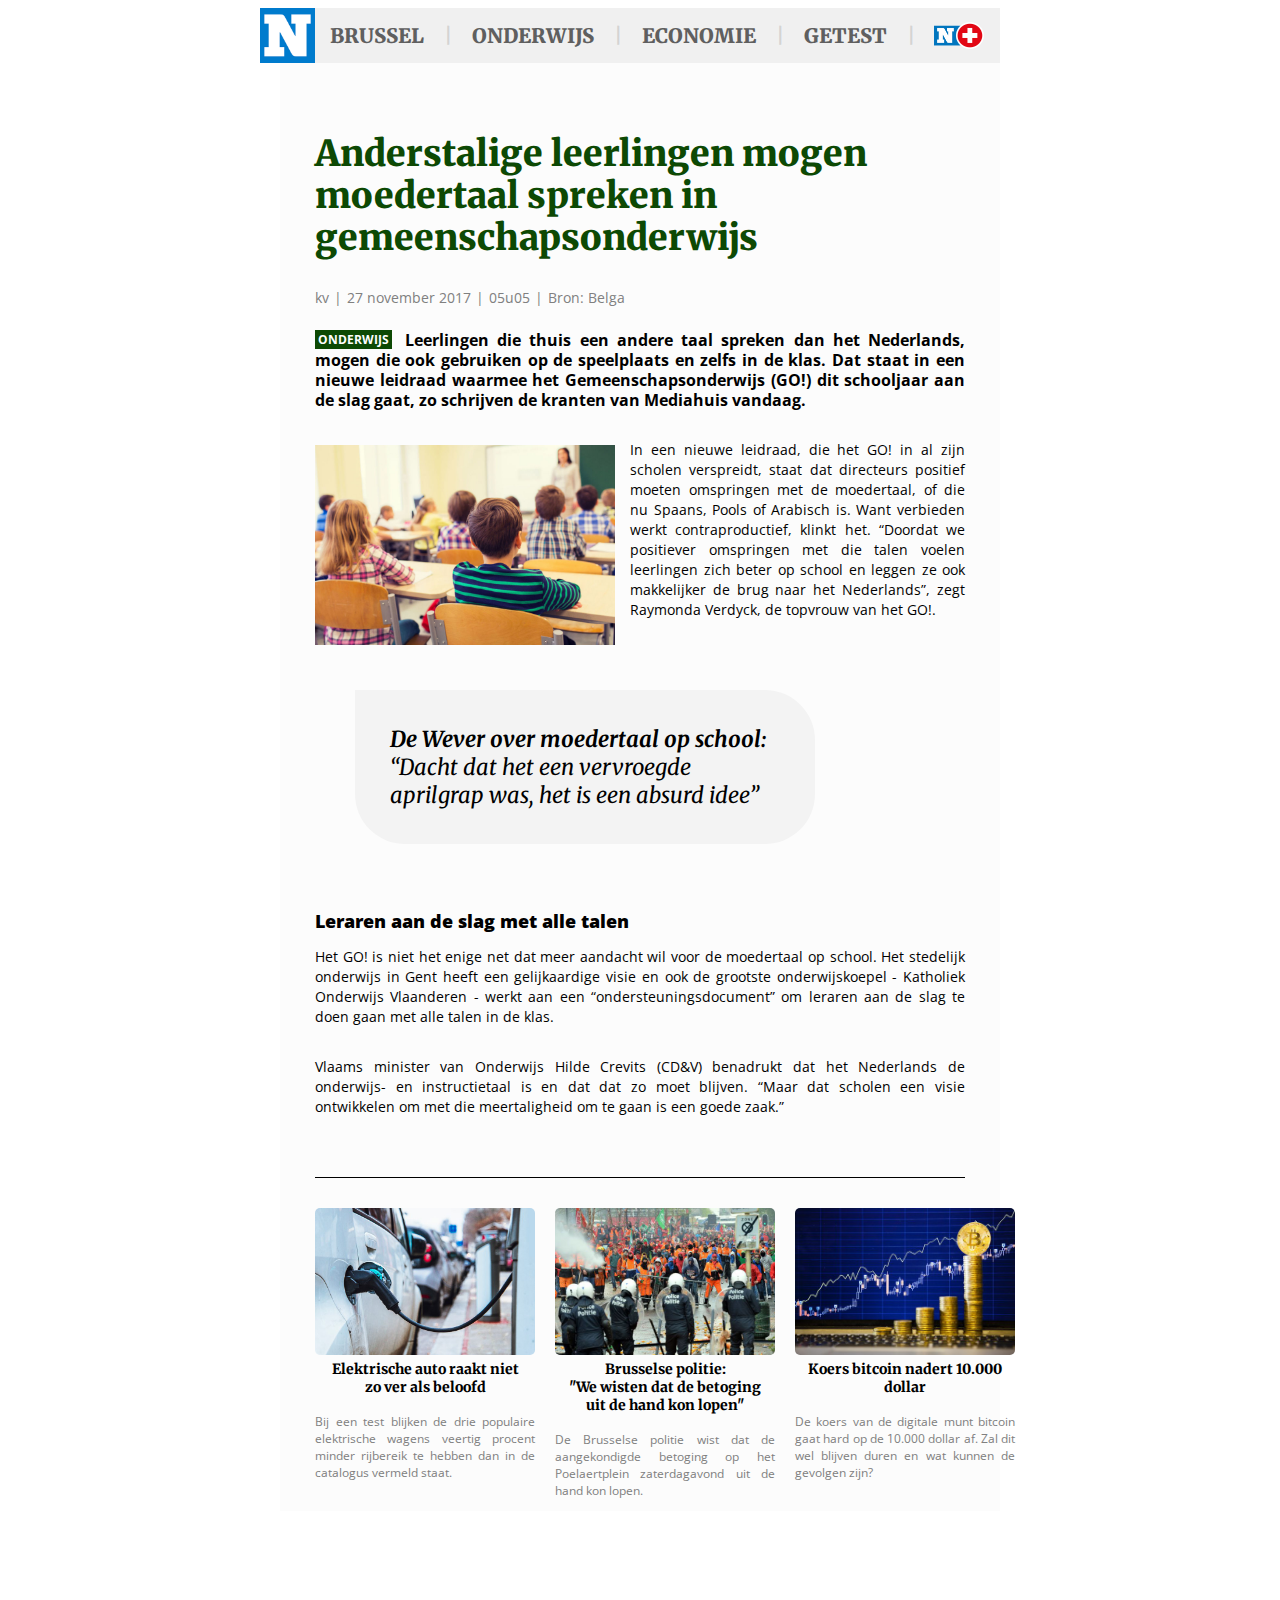
<file: OpdrachtenNMD/ARTIKELS/ONDERWIJS/index.html>
<!DOCTYPE html>
<html>

<head>
    <title>Anderstalige leerlingen mogen moedertaal spreken in gemeenschapsonderwijs</title>
    <meta charset="utf-8">
    <link rel="stylesheet" href="css/style.css">
    <link href="https://fonts.googleapis.com/css?family=Open+Sans:700" rel="stylesheet">
    <link href="https://fonts.googleapis.com/css?family=Merriweather:300i,900" rel="stylesheet">
    <link rel="icon" href="images/N.png">
</head>

<style>
    a:hover{
    color:gray;
    opacity: 0.8;
    }

    a:active{
    color: rgb(58, 58, 58);
    }

    a:hover li{
    color:rgb(148, 148, 148);
    }

    a:active li{
    color: rgb(25, 117, 192);
    }
</style>


<body>

<a href="http://www.nieuwsblad.be">
<img class="absolute" src="images/N.png" alt="Nieuwsblad" width="10px">
</a>

        
        <div class="balk">
            <a href="../BRUSSEL/index.html"><li>BRUSSEL</li></a>
            <li class="streepje">|</li>
            <a href="../ONDERWIJS/index.html"><li>ONDERWIJS</li></a>
            <li class="streepje">|</li>
            <a href="../BITCOIN/index.html"><li>ECONOMIE</li></a>
            <li class="streepje">|</li>
            <a href="../GETEST/index.html"><li>GETEST</li></a>
            <li class="streepje">|</li>
        </div>

<a href="http://www.nieuwsblad.be/plus">
<img class="plus" src="images/N+.png" alt="Nieuwsblad plus" width="50px">
</a>

<div class="artikel">
<div class="blok">
    <h1>Anderstalige leerlingen mogen moedertaal spreken in gemeenschapsonderwijs</h1>
   
    <div class="hoofd">
    <p>kv</p>
    <p>|</p>
    <p>27 november 2017</p>
    <p>|</p>
    <p>05u05</p>
    <p>|</p>
    <p>Bron: Belga</p>
    </div>
    

    <h4 class="thema">ONDERWIJS</h4>

    <p class="inleiding">Leerlingen die thuis een andere taal spreken dan het Nederlands, mogen die ook gebruiken op de speelplaats en zelfs in de klas. Dat staat in een nieuwe leidraad waarmee het Gemeenschapsonderwijs (GO!) dit schooljaar aan de slag gaat, zo schrijven de kranten van Mediahuis vandaag.</p>
    <img class="float-left" src="images/class.jpg" alt="birds" width="300px">
    <p>In een nieuwe leidraad, die het GO! in al zijn scholen verspreidt, staat dat directeurs positief moeten omspringen met de moedertaal, of die nu Spaans, Pools of Arabisch is. Want verbieden werkt contraproductief, klinkt het. “Doordat we positiever omspringen met die talen voelen leerlingen zich beter op school en leggen ze ook makkelijker de brug naar het Nederlands”, zegt Raymonda Verdyck, de topvrouw van het GO!.</p>
    
        <blockquote class="quote"><em><strong>De Wever over moedertaal op school:</strong> “Dacht dat het een vervroegde aprilgrap was, het is een absurd idee”</em></blockquote>
    
    <h2>Leraren aan de slag met alle talen</h2>
    <p>Het GO! is niet het enige net dat meer aandacht wil voor de moedertaal op school. Het stedelijk onderwijs in Gent heeft een gelijkaardige visie en ook de grootste onderwijskoepel - Katholiek Onderwijs Vlaanderen - werkt aan een “ondersteuningsdocument” om leraren aan de slag te doen gaan met alle talen in de klas.</p>
    <p>Vlaams minister van Onderwijs Hilde Crevits (CD&V) benadrukt dat het Nederlands de onderwijs- en instructietaal is en dat dat zo moet blijven. “Maar dat scholen een visie ontwikkelen om met die meertaligheid om te gaan is een goede zaak.”</p>
</div>


<div class="blok2">

        <a href="../GETEST/index.html">
        <div class="blok-klein">
        <img class="foto-flex" src="images/elekcar.jpg" alt="elektrische auto" width="100%">
        <h3>Elektrische auto raakt niet zo ver als beloofd</h3>
        <p>Bij een test blijken de drie populaire elektrische wagens veertig procent minder rijbereik te hebben dan in de catalogus vermeld staat.</p>
        </div>
        </a>

        <a href="../BRUSSEL/index.html">
        <div class="blok-klein">
        <img class="foto-flex" src="images/betoging.jpg" alt="elektrische auto" width="100%">
        <h3>Brusselse politie: <br> "We wisten dat de betoging uit de hand kon lopen"</h3>
        <p>De Brusselse politie wist dat de aangekondigde betoging op het Poelaertplein zaterdagavond uit de hand kon lopen. </p>
        </div>
        </a>


        <a href="../BITCOIN/index.html">
        <div class="blok-klein">
        <img class="foto-flex" src="images/bitcoin.jpg" alt="bitcoin" width="100%">
        <h3>Koers bitcoin nadert 10.000 dollar</h3>
        <p>De koers van de digitale munt bitcoin gaat hard op de 10.000 dollar af. Zal dit wel blijven duren en wat kunnen de gevolgen zijn? </p>
        </div>
        </a>

    </div>
</div>

</body>



</html>
</file>
<file: css/style.css>
html{
    font-family: 'Droid Sans', sans-serif;
    scroll-behavior: smooth;
    background-image: url(../images/back1.jpg);
    background-repeat: no-repeat;
    background-attachment: fixed;
    background-size: 100%;
}


.home{
    width: 1250px;
    color: black;
    position: absolute;
    margin: auto;
    top: 0px;
    margin-top: 300px;
    text-align: center;
    height: 100%;
    width: 99%;
    height: 250px;
    margin-bottom: 80px;
}

.intro{
    margin: auto;
    top: 80px;
    text-align: center;
    position: relative;
    width: 100%;
}

.intro img{
    width: 100%;
    height: 100%;
}

.fa-arrow-circle-down{
    color: black;
    margin: auto;
    margin-top: 40px;
    z-index: 4;
}

.fa-arrow-circle-down:hover{
    opacity: 0.5;
    color: #dfd69d;
    }
    
.fa-arrow-circle-down:active{
    color: #dfd69d;
}

.balk{
    width:100%;
    height: 80px;
    height: 15%;
    display: flex;
    position: absolute;
    background-color: white;
    box-shadow: 0px 0px 8px 0px rgba(0, 0, 0, 0.508);
    z-index: 5;
    position: fixed;
    margin: auto;
    padding-left: 350px;
    top:0;
    left: 0;
    list-style: none;
    font-size: 16;
    font-weight: 300;
    letter-spacing: 1px;
    font-family: 'Bebas Nue', -apple-system, BlinkMacSystemFont, 'Segoe UI', Roboto, Oxygen, Ubuntu, Cantarell, 'Open Sans', 'Helvetica Neue', sans-serif;

}

.balk p{
    margin-left: 20px;
    float: right;
    padding: 40px;
}

.balk .shell{
    font-family: 'Alex Brush', cursive;
    color: #dfd69d;
    font-size: 52px;
    margin-top: -10px;
    margin-left: -270px;
    margin-right: 90px;
}


a{
    text-decoration: blink;
    color: black;
    -webkit-transition: 0.5s;
    -moz-transition: 0.5s;
    -ms-transition: 0.5s;
    -o-transition: 0.5s;
    transition: 0.5s;
    transform: scale(1);
}

a:hover{
    top: 100%;
    display: inline-block;
    position: relative;
    -webkit-transition: 0.5s;
    -moz-transition: 0.5s;
    -ms-transition: 0.5s;
    -o-transition: 0.5s;
    transition: 0.5s;
    transform: scale(1.2);
    overflow: hidden;
    letter-spacing: 1px;
    text-decoration: none;
    border-bottom: 1px solid #dfd69d;
    color: #dfd69d;
}

.kies a:hover{
    top: 100%;
    display: inline-block;
    position: relative;
    -webkit-transition: 0.5s;
    -moz-transition: 0.5s;
    -ms-transition: 0.5s;
    -o-transition: 0.5s;
    transition: 0.5s;
    transform: scale(1.1);
    overflow: hidden;
    letter-spacing: 1px;
    text-decoration: none;
    border-bottom: 0px;
    color: #dfd69d;
}

/* a:active{
    color: #333;
    -webkit-transition: 0.15s;
    -moz-transition: 0.15s;
    -ms-transition: 0.15s;
    -o-transition: 0.15s;
    transition: 0.15s;
} */

.knop{
    background-color: black;
    margin: auto;
}

.kies{
    background-color: white;
    height: 430px;
    width: 1050px;
    top: 100px;
    margin: auto;
    padding: 50px;
    padding-left: 50px;
    margin-top: 70px;
    margin-bottom: 50px;
    border-top-left-radius: 20px;
    border-top-right-radius: 20px;
}


.listkies ul{
    display: flex;
    justify-content: space-between;
    position: absolute;
    margin: auto;
    margin-top: 100px;
    margin-left: 125px;
    list-style: none;
    z-index: 1;
    font-size: 20px;
    font-weight: 800;
    text-align: center;
    }

.listkies ul, li{
    margin-right: 215px;
    display: flex;
    justify-content: space-between;
    }


.kies img{
    margin: 65px;
    margin-top: 20px;
    border-top-left-radius: 100%;
    border-bottom-right-radius: 100%;
    border-bottom-left-radius: 100%;
    border-top-right-radius: 100%;
    z-index: 5;
}

.kies h1{
    padding-top: 2px;
    padding-bottom: 10px;
    font-family: 'Bebas Nue', -apple-system, BlinkMacSystemFont, 'Segoe UI', Roboto, Oxygen, Ubuntu, Cantarell, 'Open Sans', 'Helvetica Neue', sans-serif;
    font-weight: 300;
    font-size: 36px;
    }

.kies img:hover{
    opacity: 0.3;
    transform: none;
    transition: none;
    }
        
.kies img:active{
    opacity: 0.7;
    }

.kies over{
    display: inline-block;
}

.over{
    background-color: white;
    height: 300px;
    width: 1000px;
    margin: auto;
    padding: 50px;
    padding-right: 100px;
    margin-bottom: 10px;
    margin-bottom: 50px;
}


.over img{
    border-top-left-radius: 100%;
    border-bottom-right-radius: 100%;
    border-bottom-left-radius: 100%;
    border-top-right-radius: 100%;
    margin-left: 60px;
    margin-top: -120px;
}

.over h1, .over p{
    padding-left: 100px;
    padding-right: 10px;
    text-align: left;
}

.over h1{
    padding-top: 60px;
    padding-bottom: 10px;
    font-family: 'Bebas Nue', -apple-system, BlinkMacSystemFont, 'Segoe UI', Roboto, Oxygen, Ubuntu, Cantarell, 'Open Sans', 'Helvetica Neue', sans-serif;
    font-weight: 300;
    font-size: 36px;
}

.opleidingen{
    background-color: white;
    height: 300px;
    width: 1030px;
    margin: auto;
    padding: 50px;
    padding-right: 70px;
    margin-bottom: 50px;
    text-align: left;
}


.opleidingen h1{
    padding-top: 30px;
    padding-bottom: 10px;
    padding-left: 400px;
    font-family: 'Bebas Nue', -apple-system, BlinkMacSystemFont, 'Segoe UI', Roboto, Oxygen, Ubuntu, Cantarell, 'Open Sans', 'Helvetica Neue', sans-serif;
    font-weight: 300;
    font-size: 36px;
    }

    .strong{
        font-weight: 800;
    }

.opleidingen img{
    border-top-left-radius: 100%;
    border-bottom-right-radius: 100%;
    border-bottom-left-radius: 100%;
    border-top-right-radius: 100%;
    margin-left: -50px;
    margin-top: -90px;
}    

.opleidingen p{
    padding-left: 100px;
    padding-right: 10px;
    text-align: left;
    padding-left: 150px;
}

.opleidingen li{
    width: 550px;
    text-align: left;
    padding-left: 50px;
    list-style-type: disc;
    margin-bottom: 10px;
}

.tijdlijn{
    background-color: white;
    height: 600px;
    width: 1020px;
    margin: auto;
    padding: 30px;
    padding-right: 100px;
    margin-bottom: 10px;
    margin-bottom: 50px;
}

.tijdlijn img{
    margin: auto;
}

.tijdlijn h1{
    padding-top: 60px;
    padding-bottom: 10px;
    font-family: 'Bebas Nue', -apple-system, BlinkMacSystemFont, 'Segoe UI', Roboto, Oxygen, Ubuntu, Cantarell, 'Open Sans', 'Helvetica Neue', sans-serif;
    font-weight: 300;
    font-size: 36px;
    padding-left: 80px;
    padding-right: 10px;
    text-align: center;
}


.opdrachten{
    background-color: white;
    height: 1000px;
    margin: auto;
    padding: 50px;
    padding-right: 100px;
    margin-bottom: 10px;
    margin-bottom: 50px;
    background-color: white;
    width: 1050px;
    top: 100px;
    margin: auto;
    padding: 50px;
    padding-left: 50px;
    margin-top: 70px;
    margin-bottom: 50px;
}

.opdrachten img{
    margin: 65px;
    margin-top: 20px;
    border-top-left-radius: 100%;
    border-bottom-right-radius: 100%;
    border-bottom-left-radius: 100%;
    border-top-right-radius: 100%;
    z-index: 5;
}

.opdrachten img:hover{
    opacity: 0.3;
    transform: none;
    transition: none;
    }
        
.opdrachten img:active{
    opacity: 0.7;
    }

    .opdrachten a:hover{
    top: 100%;
    display: inline-block;
    position: relative;
    -webkit-transition: 0.5s;
    -moz-transition: 0.5s;
    -ms-transition: 0.5s;
    -o-transition: 0.5s;
    transition: 0.5s;
    transform: scale(1.1);
    overflow: hidden;
    letter-spacing: 1px;
    text-decoration: none;
    border-bottom: 0px;
    color: #dfd69d;

    }

.opdrachten h1{
    padding-top: 60px;
    padding-bottom: 10px;
    font-family: 'Bebas Nue', -apple-system, BlinkMacSystemFont, 'Segoe UI', Roboto, Oxygen, Ubuntu, Cantarell, 'Open Sans', 'Helvetica Neue', sans-serif;
    font-weight: 300;
    font-size: 36px;

}

.footer{
    height: 150px;
    width: 1000px;
    margin: auto;
    margin-top: 150px;
    padding-right: 100px;
    margin-bottom: 60px;
    text-align: left;
    position: relative;
}
.footer p{
    font-size: 12px;
    font-weight: 300;
}

.footer h2{
    font-family: 'Bebas Nue', -apple-system, BlinkMacSystemFont, 'Segoe UI', Roboto, Oxygen, Ubuntu, Cantarell, 'Open Sans', 'Helvetica Neue', sans-serif;
}

.footer_info{
    padding-left: 100px;
    margin: auto;
    font-size: 12px;
    font-weight: 300;
    position: absolute;
    margin-left: 900px;
    text-align: right;
    top: 80px;
    }
    
.footer_info h2{
    font-family: 'Bebas Nue', -apple-system, BlinkMacSystemFont, 'Segoe UI', Roboto, Oxygen, Ubuntu, Cantarell, 'Open Sans', 'Helvetica Neue', sans-serif;
}

.footer a:hover{
    position: relative;
    border-bottom: 0px;
    -webkit-transition: 0.5s;
    -moz-transition: 0.5s;
    -ms-transition: 0.5s;
    -o-transition: 0.5s;
    transition: 0.5s;
    transform: scale(1.05);
    color: #dfd69d;
    }
</file>
<file: OpdrachtenNMD/blog/css/style.css>
html{
    font-family: 'Work Sans', sans-serif;
}

h1{
    margin: 40px 20px 10px 20px;
}

h2{
    font-size: 18px;
}

p{
    font-size: 15px;
}

.kader{
    position: relative;
    width: 350px;
    height: 350px;
    background-color: white;
    box-shadow: 5px 5px 15px rgba(0, 0, 0, 0.308);
    margin: 10px 20px 20px 20px;
}

.tekst{
    width: 300px;
    height: 150px;
    position: absolute;
    background-color: white;
    padding: 10px;
    top: 150px;
}

.flex{
    display: flex;
}
</file>
<file: OpdrachtenNMD/DALI/css/style.css>
html{
    background-image: url("../images/DALI.jpg");
    background-repeat: no-repeat;
}

body{
    font-family: 'Lora', serif;
}

img{
    width: 60%;
    height: 60%;
}

p{
    font-size: 38px;
}

h1{
    font-size: 20px;
    font-family:'Roboto', sans-serif;
}

blockquote{
    margin-top: 150px;
    margin-left: 580px;
}
</file>
<file: OpdrachtenNMD/Positioning - Test/css/style.css>
body{
    font-family: 'Work Sans', sans-serif;
    text-align: center;
}

h1{
    margin: 60px auto 30px auto;
    color:rgb(0, 73, 182);
    font-size: 28px;
}

img{
    border: 3px solid rgb(0, 73, 182);
    width: 100%;
}
.positioning{
    position: relative;
    width: 400px;
}

.tekst{
    position: absolute;
    bottom: 10px;
    background-color: rgba(0, 73, 182, 0.5);
    color: white;
    padding: 10px 15px;
    font-size: 16px;

}

.travel{
    position: absolute;
    top: 12px;
    right: 12px;
    color: white;
}

.flex{
    display: flex;
    justify-content: space-between;
}
</file>
<file: OpdrachtenNMD/TABEL/css/style.css>
body{
    margin-top: 10px;
    margin-right: 10px;
    margin-left: 10px;
    font-size: 14px;
}
table td{
    padding: 20px;
    text-align: left;
    font-size: 12px;
    font-family: 'Work Sans', sans-serif;
    font-weight: 300;
}

.border{
    border-bottom: 1px solid rgba(255, 255, 255, 0.30);
    border-top: 1px solid rgba(255, 255, 255, 0.30);
}

table th{
    background-color: rgba(255, 255, 255, 0.30);
    text-align: left;
    padding: 20px 330px 20px 20px;
    font-family: 'Work Sans', sans-serif;
    font-weight: 400;
    font-size: 16px;
}

table{
    border-collapse: collapse;
    color: white;
}

.border{
    border: 1px solid rgba(255, 255, 255, 0.30);
}

html{
    background: -webkit-linear-gradient(left, rgb(110, 221, 119) , rgb(13, 163, 201)); 
    background: -o-linear-gradient(right,  rgb(110, 221, 119) , rgb(13, 163, 201); 
}
</file>
<file: OpdrachtenNMD/TWITTER_ACC/css/style.css>
html{
    background-color: black;
}

.kader{
    background-color: #242424;
    font-family: 'Montserrat', sans-serif;
    width: 300px;
    height: 120px;
    padding-top: 70px;
    margin-top: -80px;
    margin-left: 500px;
    border-top-left-radius: 5px;
    border-bottom-right-radius: 5px;
    border-bottom-left-radius: 5px;
    border-top-right-radius: 5px;

}

body{
    70%;
}

h1, h2, h3{
    color: white;
    text-align: center;
    line-height: 18px;
}

h1{
font-size: 28px;
}

h2, h3{
    font-size: 12px;
}

.follow{
    background-color: rgb(61, 178, 255);
    margin-left: 50px;
    border-top-left-radius: 12px;
    border-bottom-right-radius: 12px;
    border-bottom-left-radius: 12px;
    border-top-right-radius: 12px;
    width: 200px;
    text-align: center;
    height: 20px;
    margin: auto;
}

img{
    border-top-left-radius: 100%;
    border-bottom-right-radius: 100%;
    border-bottom-left-radius: 100%;
    border-top-right-radius: 100%;
    margin-left: 565px;
    margin-top: 100px;
}
</file>
<file: OpdrachtenNMD/VERTICAL MENU/css/style.css>
html{
    background-image: url(../images/COLORS.jpg);
    background-repeat: no-repeat;
    font-family: 'Droid Sans', sans-serif;
}


body{
    margin-top: 100px;
    margin-right: 500px;
    margin-left: 500px;
}

h1{
    font-size: 30px;
    color: white;
    margin-left: 17px;
}

h2{
    font-size: 12px;
    margin: auto;
}

.block-item1{
    background-color: white;
    width: 180px;
    height: 3px;
    padding: 20px;
    border-left: 4px solid pink;
}

.block-item2{
    background-color: white;
    width: 180px;
    height: 3px;
    padding: 20px;
    border-left: 4px solid palevioletred;
}

.block-item-top{
    background-color: white;
    width: 180px;
    height: 3px;
    padding: 20px;
    border-top-left-radius: 5px;
    border-top-right-radius: 5px;
    border-left: 4px solid red;
}

.block-item-bottom{
    background-color: white;
    width: 180px;
    height: 3px;
    padding: 20px;
    border-bottom-left-radius: 5px;
    border-bottom-right-radius: 5px;
    border-left: 4px solid purple;
}

i{
    margin-right: 10px;
}
</file>
<file: OpdrachtenNMD/ARTIKELS/BITCOIN/css/style.css>
body{
    font-family: -apple-system, BlinkMacSystemFont, 'Segoe UI', Roboto, Oxygen, Ubuntu, Cantarell, 'Open Sans', 'Helvetica Neue', sans-serif;
    font-size: 14px;
}

.balk{
    position: absolute;
    color: white;
    height: 45px;
    width: 675px;
    background-color: rgb(240, 240, 240);
    padding: -15px;
    margin: 0px 20px 0px 307px;
    padding: 5px;
    list-style: none;
    display: flex;
    position: relative;
}

.absolute{
    position: absolute;
    width: 55px;
    margin: 0px 0px 0px 252px;
}

li{
    text-align: center;
    padding: 10px;
    color: rgb(95, 95, 95);
    font-family:'Merriweather', serif;
    font-weight: 900;
    font-size: 20px;
}

.streepje{
    color: rgba(95, 95, 95, 0.2)
}

.artikel{
    width: 720px;
    margin: auto;
    padding: 50px 0px 0px 0px;
    background-color: rgb(252, 252, 252);
}

h1{
    font-family:'Merriweather', serif;
    font-size: 36px;
    font-weight: 900;
    margin: 20px 15px 15px 0px;
    line-height: 42px;
    color: rgb(2, 30, 129);
}

h2{
    font-family: 'Open Sans', sans-serif;
    font-size: 18px;
    font-weight: 800;
    margin-top: 35px;
    margin-bottom: 10px;
    clear: both;
}


/* RESPONSIVE WEBSITE = MAX-WIDTH = VERKLEINT MEE VOOR MOBIELE TOESTELLEN */

.blok{
    max-width: 650px;
    margin: auto;
}

.inleiding{
    font-weight: 700;
    font-size: 16px;
    line-height: 24px;
    text-indent: 80px;
}

img{
    float: left;
    margin-right: 15px;
    margin-top: 5px;
}

.hoofd{
    display: flex;
    color: gray;
    height: 40px;
}

.hoofd p{
    margin-right: 5px;
}

.blok p{
    margin-bottom: 30px;
    line-height: 20px;
    text-align: justify;
}

.blok2{
    border-top: 1px solid black;
    max-width: 700px;
    margin: auto;
    margin-top: 60px;
    padding-top: 30px;
    margin-bottom: 200px;
    justify-content: space-between;
    display: flex;
}

.blok-klein{
    text-align: justify;
    margin-right: 20px;
    text-decoration: blink;
}

a{
    text-decoration: blink;
    color: black;
}

.blok-klein p{
    font-size: 12px;
    color: gray;
}

.foto-flex{
    max-width: 100%;
    margin: auto;
    border-radius: 5px;
}

h3{
    font-family:'Merriweather', serif;
    font-size: 14px;
    font-weight: 800;
    clear: both;
    width: 200px;
    text-align: center;
    padding: 5px;
    margin: 5px;
}

.thema{
    position: absolute;
    color: white;
    background-color: rgb(2, 30, 129);
    padding: 1px 3px 1px 3px;
    margin-top: 16px;
    font-size: 12px;
}

.quote{
    font-family:'Merriweather', serif;
    font-weight: 300i;
    font-size: 22px;
    width: 420px;
    background-color: rgb(243, 243, 243);
    padding: 35px;
    margin-top: 70px;
    margin-bottom: 65px;
    border-top-right-radius: 50px;
    border-bottom-right-radius: 50px;
    border-bottom-left-radius: 50px;
}

.plus{
    position: absolute;
    margin: -41px 0px 0px 926px;
}
</file>
<file: OpdrachtenNMD/ARTIKELS/BRUSSEL/css/style.css>
body{
    font-family: -apple-system, BlinkMacSystemFont, 'Segoe UI', Roboto, Oxygen, Ubuntu, Cantarell, 'Open Sans', 'Helvetica Neue', sans-serif;
    font-size: 14px;
    
}

.balk{
    position: absolute;
    color: white;
    height: 45px;
    width: 675px;
    background-color: rgb(240, 240, 240);
    padding: -15px;
    margin: 0px 20px 0px 307px;
    padding: 5px;
    list-style: none;
    display: flex;
    position: relative;
}

.absolute{
    position: absolute;
    width: 55px;
    margin: 0px 0px 0px 252px;
}

li{
    text-align: center;
    padding: 10px;
    color: rgb(95, 95, 95);
    font-family:'Merriweather', serif;
    font-weight: 900;
    font-size: 20px;
}

.streepje{
    color: rgba(95, 95, 95, 0.2)
}

.artikel{
    width: 720px;
    margin: auto;
    padding: 50px 0px 0px 0px;
    background-color: rgb(252, 252, 252);
}


h1{
    font-family:'Merriweather', serif;
    font-size: 36px;
    font-weight: 900;
    margin: 20px 15px 15px 0px;
    line-height: 42px;
    color: rgb(224, 90, 0);
}

h2{
    font-family: 'Open Sans', sans-serif;
    font-size: 18px;
    font-weight: 800;
    margin-top: 35px;
    margin-bottom: 10px;
    clear: both;
}


/* RESPONSIVE WEBSITE = MAX-WIDTH = VERKLEINT MEE VOOR MOBIELE TOESTELLEN */

.blok{
    max-width: 650px;
    margin: auto;
}

.inleiding{
    font-weight: 700;
    font-size: 16px;
    line-height: 24px;
    text-indent: 70px;
}

img{
    float: left;
    margin-right: 15px;
    margin-top: 5px;
    padding-bottom: 10px;
}

.hoofd{
    display: flex;
    color: gray;
    height: 40px;
}

.hoofd p{
    margin-right: 5px;
}

.blok p{
    margin-bottom: 30px;
    line-height: 20px;
    text-align: justify;
}

.clear{
    clear: both;
}

.blok2{
    border-top: 1px solid black;
    max-width: 700px;
    margin: auto;
    margin-top: 60px;
    padding-top: 30px;
    margin-bottom: 200px;
    justify-content: space-between;
    display: flex;
}

.blok-klein{
    text-align: justify;
    margin-right: 20px;
    text-decoration: blink;
}

a{
    text-decoration: blink;
    color: black;
}

.blok-klein p{
    font-size: 12px;
    color: gray;
}

.foto-flex{
    max-width: 100%;
    margin: auto;
    border-radius: 5px;
}

h3{
    font-family:'Merriweather', serif;
    font-size: 14px;
    font-weight: 800;
    clear: both;
    width: 200px;
    text-align: center;
    padding: 5px;
    margin: 5px;
}

.thema{
    position: absolute;
    color: white;
    background-color: rgb(224, 90, 0);
    padding: 1px 3px 1px 3px;
    margin-top: 16px;
    font-size: 12px;
}

.quote{
    font-family:'Merriweather', serif;
    font-weight: 300i;
    font-size: 22px;
    width: 420px;
    background-color: rgb(243, 243, 243);
    padding: 35px;
    margin-top: 70px;
    margin-bottom: 65px;
    border-top-right-radius: 50px;
    border-bottom-right-radius: 50px;
    border-bottom-left-radius: 50px;
}

.plus{
    position: absolute;
    margin: -41px 0px 0px 926px;
}
</file>
<file: OpdrachtenNMD/ARTIKELS/GETEST/css/style.css>
body{
    font-family: -apple-system, BlinkMacSystemFont, 'Segoe UI', Roboto, Oxygen, Ubuntu, Cantarell, 'Open Sans', 'Helvetica Neue', sans-serif;
    font-size: 14px;
    
}

.balk{
    position: absolute;
    color: white;
    height: 45px;
    width: 675px;
    background-color: rgb(240, 240, 240);
    padding: -15px;
    margin: 0px 20px 0px 307px;
    padding: 5px;
    list-style: none;
    display: flex;
    position: relative;
}

.absolute{
    position: absolute;
    width: 55px;
    margin: 0px 0px 0px 252px;
}

li{
    text-align: center;
    padding: 10px;
    color: rgb(95, 95, 95);
    font-family:'Merriweather', serif;
    font-weight: 900;
    font-size: 20px;
}

.streepje{
    color: rgba(95, 95, 95, 0.2)
}

.artikel{
    width: 720px;
    margin: auto;
    padding: 50px 0px 0px 0px;
    background-color: rgb(252, 252, 252);
}

h1{
    font-family:'Merriweather', serif;
    font-size: 36px;
    font-weight: 900;
    margin: 20px 15px 15px 0px;
    line-height: 42px;
    color: rgb(55, 118, 173);
}

h2{
    font-family: 'Open Sans', sans-serif;
    font-size: 18px;
    font-weight: 800;
    margin-top: 35px;
    margin-bottom: 10px;
    clear: both;
}


/* RESPONSIVE WEBSITE = MAX-WIDTH = VERKLEINT MEE VOOR MOBIELE TOESTELLEN */

.blok{
    max-width: 650px;
    margin: auto;
}

.inleiding{
    font-weight: 700;
    font-size: 16px;
    line-height: 24px;
    text-indent: 60px;
}

img{
    float: left;
    margin-right: 15px;
    margin-top: 5px;
}

.hoofd{
    display: flex;
    color: gray;
    height: 40px;
}

.hoofd p{
    margin-right: 5px;
}

.blok p{
    margin-bottom: 30px;
    line-height: 20px;
    text-align: justify;
}

.blok2{
    border-top: 1px solid black;
    max-width: 700px;
    margin: auto;
    margin-top: 60px;
    padding-top: 30px;
    margin-bottom: 200px;
    justify-content: space-between;
    display: flex;
}

.blok-klein{
    text-align: justify;
    margin-right: 20px;
    text-decoration: blink;
}

a{
    text-decoration: blink;
    color: black;
}

.blok-klein p{
    font-size: 12px;
    color: gray;
}

.foto-flex{
    max-width: 100%;
    margin: auto;
    border-radius: 5px;
}

h3{
    font-family:'Merriweather', serif;
    font-size: 14px;
    font-weight: 800;
    clear: both;
    width: 200px;
    text-align: center;
    padding: 5px;
    margin: 5px;
}

.thema{
    position: absolute;
    color: white;
    background-color: rgb(55, 118, 173);
    padding: 1px 3px 1px 3px;
    margin-top: 16px;
    font-size: 12px;
}

.quote{
    font-family:'Merriweather', serif;
    font-weight: 300i;
    font-size: 22px;
    width: 420px;
    background-color: rgb(243, 243, 243);
    padding: 35px;
    margin-top: 70px;
    margin-bottom: 65px;
    border-top-right-radius: 50px;
    border-bottom-right-radius: 50px;
    border-bottom-left-radius: 50px;
}

.plus{
    position: absolute;
    margin: -41px 0px 0px 926px;
}
</file>
<file: OpdrachtenNMD/ARTIKELS/ONDERWIJS/css/style.css>
body{
    font-family: -apple-system, BlinkMacSystemFont, 'Segoe UI', Roboto, Oxygen, Ubuntu, Cantarell, 'Open Sans', 'Helvetica Neue', sans-serif;
    font-size: 14px;
    
}

.balk{
    position: absolute;
    color: white;
    height: 45px;
    width: 675px;
    background-color: rgb(240, 240, 240);
    padding: -15px;
    margin: 0px 20px 0px 307px;
    padding: 5px;
    list-style: none;
    display: flex;
    position: relative;
}

.absolute{
    position: absolute;
    width: 55px;
    margin: 0px 0px 0px 252px;
}

li{
    text-align: center;
    padding: 10px;
    color: rgb(95, 95, 95);
    font-family:'Merriweather', serif;
    font-weight: 900;
    font-size: 20px;
}

.streepje{
    color: rgba(95, 95, 95, 0.2)
}

.artikel{
    width: 720px;
    margin: auto;
    padding: 50px 0px 0px 0px;
    background-color: rgb(252, 252, 252);
}

h1{
    font-family:'Merriweather', serif;
    font-size: 36px;
    font-weight: 900;
    margin: 20px 15px 15px 0px;
    line-height: 42px;
    color: rgb(13, 73, 4);
}

h2{
    font-family: 'Open Sans', sans-serif;
    font-size: 18px;
    font-weight: 800;
    margin-top: 35px;
    margin-bottom: 10px;
    clear: both;
}


/* RESPONSIVE WEBSITE = MAX-WIDTH = VERKLEINT MEE VOOR MOBIELE TOESTELLEN */

.blok{
    max-width: 650px;
    margin: auto;
}

.inleiding{
    font-weight: 700;
    font-size: 16px;
    line-height: 24px;
    text-indent: 90px;
}

img{
    float: left;
    margin-right: 15px;
    margin-top: 5px;
}

.hoofd{
    display: flex;
    color: gray;
    height: 40px;
}

.hoofd p{
    margin-right: 5px;
}

.blok p{
    margin-bottom: 30px;
    line-height: 20px;
    text-align: justify;
}

.blok2{
    border-top: 1px solid black;
    max-width: 650px;
    margin: auto;
    margin-top: 60px;
    padding-top: 30px;
    margin-bottom: 200px;
    justify-content: space-between;
    display: flex;
}

.blok-klein{
    text-align: justify;
    margin-right: 20px;
    text-decoration: blink;
}

a{
    text-decoration: blink;
    color: black;
}

.blok-klein p{
    font-size: 12px;
    color: gray;
}

.foto-flex{
    max-width: 100%;
    margin: auto;
    border-radius: 5px;
}

h3{
    font-family:'Merriweather', serif;
    font-size: 14px;
    font-weight: 800;
    clear: both;
    width: 200px;
    text-align: center;
    padding: 5px;
    margin: 5px;
}

.thema{
    position: absolute;
    color: white;
    background-color: rgb(13, 73, 4);
    padding: 1px 3px 1px 3px;
    margin-top: 16px;
    font-size: 12px;
}

.quote{
    font-family:'Merriweather', serif;
    font-weight: 300i;
    font-size: 22px;
    width: 390px;
    background-color: rgb(243, 243, 243);
    padding: 35px;
    margin-top: 70px;
    margin-bottom: 65px;
    border-top-right-radius: 50px;
    border-bottom-right-radius: 50px;
    border-bottom-left-radius: 50px;
}

.plus{
    position: absolute;
    margin: -41px 0px 0px 926px;
}
</file>
